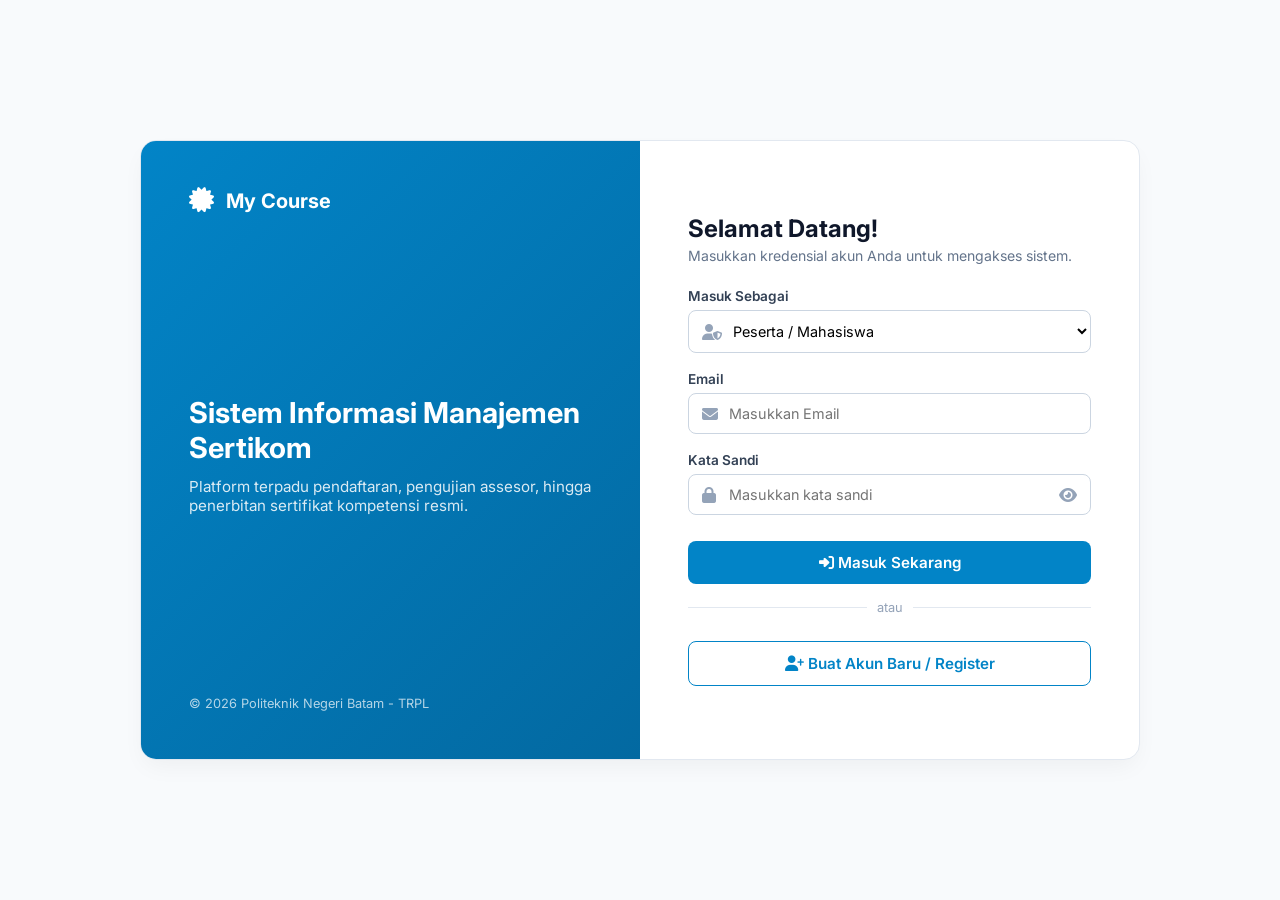
<file: index.html>
<!DOCTYPE html>
<html lang="id">
<head>
    <meta charset="UTF-8">
    <meta name="viewport" content="width=device-width, initial-scale=1.0">
    <title>Sistem Manajemen Sertikom</title>
    <link href="https://fonts.googleapis.com/css2?family=Inter:wght@300;400;500;600;700&display=swap" rel="stylesheet">
    <link rel="stylesheet" href="https://cdnjs.cloudflare.com/ajax/libs/font-awesome/6.4.0/css/all.min.css">
    <style>
        * { margin: 0; padding: 0; box-sizing: border-box; font-family: 'Inter', sans-serif; }
        body { background-color: #f8fafc; min-height: 100vh; display: flex; align-items: center; justify-content: center; }
        .login-wrapper { display: flex; width: 100%; max-width: 1000px; min-height: 620px; background: #fff; border-radius: 16px; box-shadow: 0 10px 25px -5px rgba(0,0,0,0.05); overflow: hidden; margin: 20px; border: 1px solid #e2e8f0; }
        .login-banner { flex: 1; background: linear-gradient(135deg, #0284c7 0%, #0369a1 100%); color: #fff; padding: 48px; display: flex; flex-direction: column; justify-content: space-between; }
        .brand-logo { display: flex; align-items: center; gap: 12px; font-size: 1.25rem; font-weight: 700; }
        .login-form-container { flex: 1; padding: 48px; display: flex; flex-direction: column; justify-content: center; overflow-y: auto; }
        .form-group { margin-bottom: 18px; display: flex; flex-direction: column; gap: 6px; }
        label { font-size: 0.85rem; font-weight: 600; color: #334155; }
        .input-icon-wrapper { position: relative; display: flex; align-items: center; }
        .input-icon-wrapper i.left-icon { position: absolute; left: 14px; color: #94a3b8; }
        .input-icon-wrapper i.toggle-password { position: absolute; right: 14px; color: #94a3b8; cursor: pointer; }
        input, select { width: 100%; padding: 11px 14px 11px 40px; border: 1px solid #cbd5e1; border-radius: 8px; font-size: 0.9rem; outline: none; background-color: #fff; }
        input:focus, select:focus { border-color: #0284c7; box-shadow: 0 0 0 3px #e0f2fe; }
        
        /* Style Tombol */
        .btn-primary { width: 100%; padding: 12px; background-color: #0284c7; color: #fff; border: none; border-radius: 8px; font-size: 0.95rem; font-weight: 600; cursor: pointer; transition: background-color 0.2s; }
        .btn-primary:hover { background-color: #0369a1; }
        
        .btn-outline { width: 100%; padding: 12px; background-color: transparent; color: #0284c7; border: 1px solid #0284c7; border-radius: 8px; font-size: 0.95rem; font-weight: 600; cursor: pointer; transition: all 0.2s; margin-top: 10px; }
        .btn-outline:hover { background-color: #f0f9ff; }

        .divider { display: flex; align-items: center; text-align: center; margin: 16px 0; color: #94a3b8; font-size: 0.8rem; }
        .divider::before, .divider::after { content: ''; flex: 1; border-bottom: 1px solid #e2e8f0; }
        .divider span { padding: 0 10px; }

        .switch-form-text { text-align: center; margin-top: 16px; font-size: 0.88rem; color: #64748b; }
        .switch-form-text a { color: #0284c7; font-weight: 600; text-decoration: none; cursor: pointer; }
        .switch-form-text a:hover { text-decoration: underline; }
        .hidden { display: none !important; }
        @media (max-width: 768px) { .login-banner { display: none; } .login-wrapper { max-width: 450px; } }
    </style>
</head>
<body>
    <div class="login-wrapper">
        <!-- Banner Left Side -->
        <div class="login-banner">
            <div class="brand-logo"><i class="fa-solid fa-certificate fa-lg"></i><span>My Course</span></div>
            <div>
                <h2 style="font-size: 1.8rem; font-weight: 700; margin-bottom: 12px;">Sistem Informasi Manajemen Sertikom</h2>
                <p style="font-size: 0.95rem; opacity: 0.85;">Platform terpadu pendaftaran, pengujian assesor, hingga penerbitan sertifikat kompetensi resmi.</p>
            </div>
            <div style="font-size: 0.8rem; opacity: 0.7;">&copy; 2026 Politeknik Negeri Batam - TRPL</div>
        </div>

        <!-- Right Side Form Container -->
        <div class="login-form-container">
            
            <!-- FORM LOGIN -->
            <div id="loginSection">
                <div style="margin-bottom: 24px;">
                    <h3 style="font-size: 1.5rem; font-weight: 700; color: #0f172a;">Selamat Datang!</h3>
                    <p style="font-size: 0.88rem; color: #64748b; margin-top: 4px;">Masukkan kredensial akun Anda untuk mengakses sistem.</p>
                </div>

                <form id="loginForm">
                    <div class="form-group">
                        <label for="roleSelect">Masuk Sebagai</label>
                        <div class="input-icon-wrapper">
                            <i class="fa-solid fa-user-shield left-icon"></i>
                            <select name="role" id="roleSelect" required>
                                <option value="peserta" selected>Peserta / Mahasiswa</option>
                                <option value="assesor">Assesor / Penguji</option>
                                <option value="operator">Operator / Admin Jurusan</option>
                            </select>
                        </div>
                    </div>


                    <div class="form-group">
                        <label for="Email">Email</label>
                        <div class="input-icon-wrapper">
                            <i class="fa-solid fa-envelope left-icon"></i>
                            <input type="email" id="username" name="username" placeholder="Masukkan Email" required autocomplete="off">
                        </div>
                    </div>

                    <div class="form-group">
                        <label for="password">Kata Sandi</label>
                        <div class="input-icon-wrapper">
                            <i class="fa-solid fa-lock left-icon"></i>
                            <input type="password" id="password" name="password" placeholder="Masukkan kata sandi" required>
                            <i class="fa-solid fa-eye toggle-password" onclick="togglePassword('password', this)"></i>
                        </div>
                    </div>

                    <!-- TOMBOL LOGIN UTAMA -->
                    <button type="submit" class="btn-primary" style="margin-top: 8px;">
                        <i class="fa-solid fa-right-to-bracket"></i> Masuk Sekarang
                    </button>
                </form>

                <div class="divider">
                    <span>atau</span>
                </div>

                <!-- TOMBOL REGISTER KHUSUS -->
                <button type="button" class="btn-outline" onclick="toggleForm('register')">
                    <i class="fa-solid fa-user-plus"></i> Buat Akun Baru / Register
                </button>
            </div>

            <!-- FORM REGISTRASI -->
            <div id="registerSection" class="hidden">
                <div style="margin-bottom: 24px;">
                    <h3 style="font-size: 1.5rem; font-weight: 700; color: #0f172a;">Pendaftaran Akun</h3>
                    <p style="font-size: 0.88rem; color: #64748b; margin-top: 4px;">Lengkapi data diri Anda untuk mendaftar ke sistem.</p>
                </div>

                <div class="form-group">
                        <label for="regRole">Daftar Sebagai</label>
                        <div class="input-icon-wrapper">
                            <i class="fa-solid fa-user-gear left-icon"></i>
                            <select name="regRole" id="regRole" required>
                                <option value="peserta" selected>Peserta / Mahasiswa</option>
                            </select>
                        </div>
                    </div>

                <form id="registerForm">
                    <div class="form-group">
                        <label for="regFullName">Nama Lengkap</label>
                        <div class="input-icon-wrapper">
                            <i class="fa-solid fa-user left-icon"></i>
                            <input type="text" id="regFullName" name="fullName" placeholder="Masukkan nama lengkap" required autocomplete="off">
                        </div>
                    </div>

                    <form id="registerForm">
                    <div class="form-group">
                        <label for="regFullName">NIM</label>
                        <div class="input-icon-wrapper">
                            <i class="fa-solid fa-user left-icon"></i>
                            <input type="number" id="regFullName" name="fullName" placeholder="Masukkan NIM" required autocomplete="off">
                        </div>
                    </div>

                    <form id="registerForm">
                    <div class="form-group">
                        <label for="regFullName">Nomor Telepon</label>
                        <div class="input-icon-wrapper">
                            <i class="fa-solid fa-user left-icon"></i>
                            <input type="number" id="regFullName" name="fullName" placeholder="Masukkan nama lengkap" required autocomplete="off">
                        </div>
                    </div>

                    <div class="form-group">
                        <label for="regEmail">Email</label>
                        <div class="input-icon-wrapper">
                            <i class="fa-solid fa-envelope left-icon"></i>
                            <input type="text" id="regEmail" name="email" placeholder="contoh@polibatam.ac.id" required autocomplete="off">
                        </div>
                    </div>


                    <div class="form-group">
                        <label for="regPassword">Kata Sandi</label>
                        <div class="input-icon-wrapper">
                            <i class="fa-solid fa-lock left-icon"></i>
                            <input type="password" id="regPassword" name="regPassword" placeholder="Minimal 6 karakter" required>
                            <i class="fa-solid fa-eye toggle-password" onclick="togglePassword('regPassword', this)"></i>
                        </div>
                    </div>

                    <button type="submit" class="btn-primary" style="margin-top: 8px;">
                        <i class="fa-solid fa-check-circle"></i> Selesaikan Pendaftaran
                    </button>
                </form>

                <p class="switch-form-text">
                    Sudah memiliki akun? <a onclick="toggleForm('login')">Kembali ke Login</a>
                </p>
            </div>

        </div>
    </div>

    <script>
        // Toggle Show/Hide Password
        function togglePassword(inputId, iconElement) {
            const input = document.getElementById(inputId);
            if (input.type === 'password') {
                input.type = 'text';
                iconElement.classList.replace('fa-eye', 'fa-eye-slash');
            } else {
                input.type = 'password';
                iconElement.classList.replace('fa-eye-slash', 'fa-eye');
            }
        }

        // Fungsi Beralih Antara Login dan Register
        function toggleForm(target) {
            const loginSection = document.getElementById('loginSection');
            const registerSection = document.getElementById('registerSection');

            if (target === 'register') {
                loginSection.classList.add('hidden');
                registerSection.classList.remove('hidden');
            } else {
                registerSection.classList.add('hidden');
                loginSection.classList.remove('hidden');
            }
        }

        // Handling Login Submit
        document.getElementById('loginForm').addEventListener('submit', function(e) {
            e.preventDefault(); 
            
            const role = document.getElementById('roleSelect').value;
            const username = document.getElementById('username').value;
            
            localStorage.setItem('userRole', role);
            localStorage.setItem('username', username);

            const dashboardMap = {
                'peserta': 'dashboard_peserta.html',
                'assesor': 'dashboard_assesor.html',
                'operator': 'dashboard_operator.html'
            };

            if (dashboardMap[role]) {
                window.location.href = dashboardMap[role];
            } else {
                alert('Role tidak valid!');
            }
        });

        // Handling Register Submit
        document.getElementById('registerForm').addEventListener('submit', function(e) {
            e.preventDefault();

            const fullName = document.getElementById('regFullName').value;
            const email = document.getElementById('regEmail').value;
            const role = document.getElementById('regRole').value;

            alert(`Pendaftaran berhasil!\nNama: ${fullName}\nRole: ${role}\n\nSilakan masuk menggunakan akun Anda.`);
            
            document.getElementById('roleSelect').value = role;
            document.getElementById('username').value = email;
            toggleForm('login');
        });
    </script>
</body>
</html>
</file>
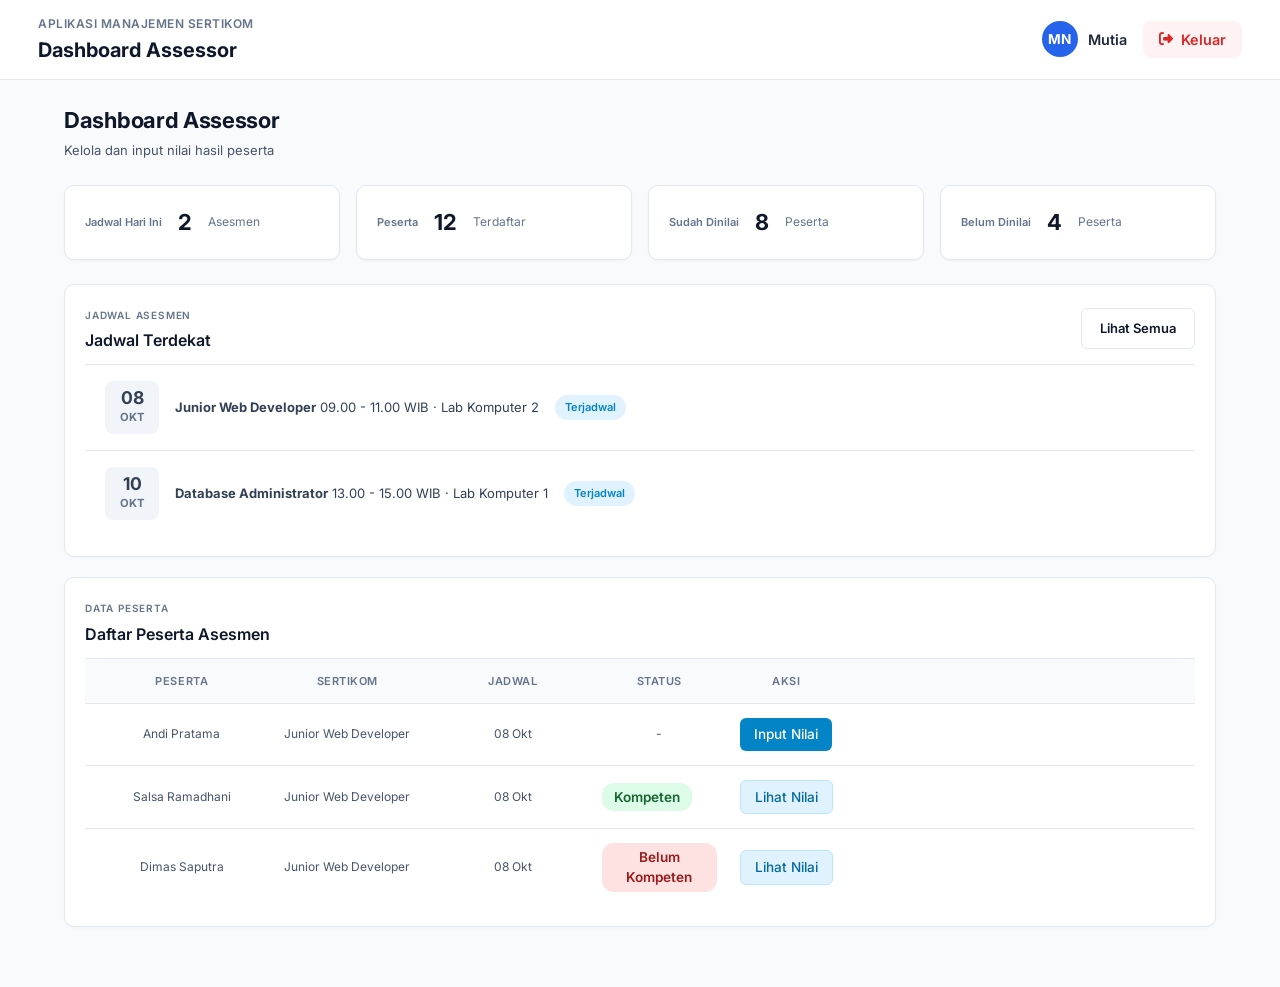
<file: dashboard_assesor.html>
<!DOCTYPE html>
<html lang="id">
<head>
    <meta charset="UTF-8">
    <meta name="viewport" content="width=device-width, initial-scale=1.0">
    <title>My Course - Dashboard Assessor</title>
    <link rel="stylesheet" href="style.css">
    <link rel="stylesheet" href="https://cdnjs.cloudflare.com/ajax/libs/font-awesome/6.4.0/css/all.min.css">
    <style>
        /* 1. RESET MARGIN & PADDING UNTUK HEADER FULL SIDES/TOP */
        * {
            box-sizing: border-box;
        }

        html, body {
            margin: 0 !important;
            padding: 0 !important;
            width: 100% !important;
        }

        body {
            display: block;
            background: #f8fafc;
        }

        /* Paksa pembungkus utama tidak memberikan jarak di bagian atas & samping header */
        .app, .main {
            padding-top: 0 !important;
            padding-left: 0 !important;
            padding-right: 0 !important;
            margin: 0 !important;
            width: 100% !important;
        }

        .main {
            min-height: 100vh;
            background: #f8fafc;
        }

        .topbar {
            min-height: 80px;
            margin: 0 !important;
            border-radius: 0 !important;
            width: 100% !important;
            padding: 14px clamp(16px, 3vw, 40px);
            gap: 16px;
        }

        @media (max-width: 650px) {
            .topbar {
                align-items: flex-start;
                flex-direction: column;
                padding-top: 14px;
                padding-bottom: 14px;
            }

            .top-right {
                width: 100%;
                justify-content: space-between;
            }
        }

        /* Memberikan jarak untuk isi halaman di bawah topbar agar tidak mepet ke pinggir layar */
        .page {
            padding: 20px 24px;
            display: none !important;
        }

        .page.active {
            display: block !important;
        }

        /* 2. PENYESUAIAN UKURAN TOMBOL TUTUP MODAL */
        .btn-modal-close {
            display: block;
            width: 100%;
            max-width: 120px; /* Batasi lebar maksimal tombol */
            margin: 20px auto 0 auto; /* Posisi di tengah */
            padding: 8px 16px;
            font-size: 14px;
            text-align: center;
        }

        /* Detail Nilai & Hasil Keputusan Berdampingan */
        .view-score-grid {
            display: grid;
            grid-template-columns: 1fr 1fr;
            gap: 16px;
            margin-bottom: 20px;
        }

        .detail-item {
            background-color: #f8fafc;
            border: 1px solid #e2e8f0;
            border-radius: 8px;
            padding: 14px 16px;
            display: flex;
            flex-direction: column;
            justify-content: center;
            align-items: flex-start;
        }

        .detail-item small {
            color: #64748b;
            font-size: 13px;
            font-weight: 500;
        }

        .detail-item strong {
            font-size: 24px;
            color: #0f172a;
            margin-top: 4px;
        }

        /* Tombol Tutup Memanjang di Bawah */
        .btn-full-close {
            width: 100% !important;
            max-width: 100% !important;
            padding: 10px;
            font-size: 14px;
            border-radius: 6px;
            cursor: pointer;
        }
    </style>
</head>
<body>

<div class="app">

    <!-- MAIN -->
    <main class="main">

        <!-- TOPBAR -->
        <header class="topbar" >
            <div>
                <span class="top-label">APLIKASI MANAJEMEN SERTIKOM</span>
                <h2 id="pageTitle">Dashboard Assessor</h2>
            </div>

            <div class="top-right">
                <div class="top-user">
                    <div class="avatar small">MN</div>
                    <span>Mutia</span>
                </div>
                <a href="index.html" class="btn-logout">
                    <i class="fa-solid fa-right-from-bracket"></i> Keluar
                </a>
            </div>
        </header>

        <!-- 1. DASHBOARD ASSESSOR (HALAMAN UTAMA) -->
        <section id="assessor" class="page active">
            <div class="page-head">
                <div>
                    <h1>Dashboard Assessor</h1>
                    <p>Kelola dan input nilai hasil peserta</p>
                </div>
            </div>

            <!-- RINGKASAN STATISTIK -->
            <div class="role-stats">
                <div class="role-stat">
                    <span>Jadwal Hari Ini</span>
                    <strong>2</strong>
                    <small>Asesmen</small>
                </div>
                <div class="role-stat">
                    <span>Peserta</span>
                    <strong>12</strong>
                    <small>Terdaftar</small>
                </div>
                <div class="role-stat">
                    <span>Sudah Dinilai</span>
                    <strong>8</strong>
                    <small>Peserta</small>
                </div>
                <div class="role-stat">
                    <span>Belum Dinilai</span>
                    <strong>4</strong>
                    <small>Peserta</small>
                </div>
            </div>

            <!-- JADWAL TERDEKAT -->
            <div class="card">
                <div class="card-head">
                    <div>
                        <span class="label">JADWAL ASESMEN</span>
                        <h3>Jadwal Terdekat</h3>
                    </div>
                    <button type="button" class="secondary" onclick="showPage('schedulePage')">Lihat Semua</button>
                </div>

                <div class="assessor-schedule">
                    <div class="schedule-row">
                        <div class="schedule-date"><b>08</b><small>OKT</small></div>
                        <div>
                            <b>Junior Web Developer</b>
                            <span>09.00 - 11.00 WIB · Lab Komputer 2</span>
                        </div>
                        <span class="status blue-status">Terjadwal</span>
                    </div>
                    <div class="schedule-row">
                        <div class="schedule-date"><b>10</b><small>OKT</small></div>
                        <div>
                            <b>Database Administrator</b>
                            <span>13.00 - 15.00 WIB · Lab Komputer 1</span>
                        </div>
                        <span class="status blue-status">Terjadwal</span>
                    </div>
                </div>
            </div>

            <!-- TABEL PESERTA -->
            <div class="card assessor-table-card">
                <div class="card-head">
                    <div>
                        <span class="label">DATA PESERTA</span>
                        <h3>Daftar Peserta Asesmen</h3>
                    </div>
                </div>
                <div class="simple-table">
                    <div class="simple-row table-title">
                        <span>Peserta</span>
                        <span>Sertikom</span>
                        <span>Jadwal</span>
                        <span>Status</span>
                        <span>Aksi</span>
                    </div>

                    <!-- Peserta 1 -->
                    <div class="simple-row">
                        <span>Andi Pratama</span>
                        <span>Junior Web Developer</span>
                        <span>08 Okt</span>
                        <span>-</span>
                        <div><button type="button" class="table-btn btn-action" onclick="openScoreForm('Andi Pratama')">Input Nilai</button></div>
                    </div>

                    <!-- Peserta 2 -->
                    <div class="simple-row">
                        <span>Salsa Ramadhani</span>
                        <span>Junior Web Developer</span>
                        <span>08 Okt</span>
                        <span class="status-badge kompeten">Kompeten</span>
                        <div><button type="button" class="table-btn btn-action btn-outline" onclick="openViewScore('Salsa Ramadhani', 'Kompeten', 85)">Lihat Nilai</button></div>
                    </div>

                    <!-- Peserta 3 -->
                    <div class="simple-row">
                        <span>Dimas Saputra</span>
                        <span>Junior Web Developer</span>
                        <span>08 Okt</span>
                        <span class="status-badge belum-kompeten">Belum Kompeten</span>
                        <div><button type="button" class="table-btn btn-action btn-outline" onclick="openViewScore('Dimas Saputra', 'Belum Kompeten', 60)">Lihat Nilai</button></div>
                    </div>
                </div>
            </div>

            <!-- MODAL 1: INPUT NILAI -->
            <div id="scorePanel" class="modal-panel">
                <div class="modal-card">
                    <div class="modal-head">
                        <div>
                            <span class="label">FORM PENILAIAN</span>
                            <h2 id="scoreStudent">Input Nilai Peserta</h2>
                        </div>
                        <button type="button" class="close-btn" onclick="closeScoreForm()">&times;</button>
                    </div>

                    <form class="modal-body" style="margin-top: 15px;">
                        <div class="form-group" style="margin-bottom: 15px;">
                            <label for="scoreTheory" style="display: block; margin-bottom: 5px; font-weight: 500;">Nilai Akhir</label>
                            <input id="scoreTheory" type="number" min="0" max="100" placeholder="0 - 100" style="width: 100%; padding: 8px; border-radius: 6px; border: 1px solid #cbd5e1;">
                        </div>

                        <div class="form-group" style="margin-bottom: 20px;">
                            <label for="scoreResult" style="display: block; margin-bottom: 5px; font-weight: 500;">Hasil</label>
                            <select id="scoreResult" style="width: 100%; padding: 8px; border-radius: 6px; border: 1px solid #cbd5e1;">
                                <option value="Kompeten">Kompeten</option>
                                <option value="Belum Kompeten">Belum Kompeten</option>
                            </select>
                        </div>

                        <button type="button" class="primary btn-modal-close" onclick="saveScore()">Simpan</button>
                    </form>
                </div>
            </div>

            <!-- MODAL 2: LIHAT NILAI -->
            <!-- MODAL 2: LIHAT NILAI -->
<div id="viewScorePanel" class="modal-panel">
    <div class="modal-card">
        <div class="modal-head">
            <div>
                <span class="label">HASIL PENILAIAN</span>
                <h2 id="viewStudentName">Detail Nilai Peserta</h2>
            </div>
            <button type="button" class="close-btn" onclick="closeViewScore()">&times;</button>
        </div>
        
        <div class="modal-body" style="margin-top: 15px;">
            <!-- Grid 2 kolom untuk Nilai Akhir & Hasil Keputusan -->
            <div class="view-score-grid">
                <div class="detail-item">
                    <small>Nilai Akhir</small>
                    <strong id="viewTheory">0</strong>
                </div>

                <div class="detail-item">
                    <small>Hasil Keputusan</small>
                    <div style="margin-top: 6px;">
                        <span id="viewResultBadge" class="status-badge">Kompeten</span>
                    </div>
                </div>
            </div>

            <!-- Tombol Tutup Memanjang Penuh di Bawah -->
            <button type="button" class="secondary btn-full-close" onclick="closeViewScore()">Tutup</button>
        </div>
    </div>
</div>
        </section>

        <!-- 2. HALAMAN DAFTAR JADWAL (TERSEMBUNYI SECARA DEFAULT) -->
        <section id="schedulePage" class="page">
            <div class="page-head" style="display: flex; justify-content: space-between; align-items: center; margin-bottom: 20px;">
                <div>
                    <span class="role-label assessor-label">ASSESSOR</span>
                    <h1>Daftar Semua Jadwal Asesmen</h1>
                    <p>Kelola dan lihat seluruh jadwal asesmen mendatang.</p>
                </div>
                <button type="button" class="secondary" onclick="showPage('assessor')">
                    <i class="fa-solid fa-arrow-left"></i> Kembali ke Dashboard
                </button>
            </div>

            <div class="card">
                <div class="assessor-schedule">
                    <div class="schedule-row" style="display: flex; align-items: center; justify-content: space-between; padding: 12px 0; border-bottom: 1px solid #e2e8f0;">
                        <div style="display: flex; align-items: center; gap: 16px;">
                            <div class="schedule-date"><b>08</b><small>OKT</small></div>
                            <div>
                                <b>Junior Web Developer</b>
                                <div><small style="color: #64748b;">09.00 - 11.00 WIB · Lab Komputer 2</small></div>
                            </div>
                        </div>
                        <span class="status blue-status">Terjadwal</span>
                    </div>

                    <div class="schedule-row" style="display: flex; align-items: center; justify-content: space-between; padding: 12px 0; border-bottom: 1px solid #e2e8f0;">
                        <div style="display: flex; align-items: center; gap: 16px;">
                            <div class="schedule-date"><b>10</b><small>OKT</small></div>
                            <div>
                                <b>Cyber Security Analyst</b>
                                <div><small style="color: #64748b;">13.00 - 15.00 WIB · Lab Komputer 1</small></div>
                            </div>
                        </div>
                        <span class="status blue-status">Terjadwal</span>
                    </div>

                    <div class="schedule-row" style="display: flex; align-items: center; justify-content: space-between; padding: 12px 0; border-bottom: 1px solid #e2e8f0;">
                        <div style="display: flex; align-items: center; gap: 16px;">
                            <div class="schedule-date"><b>11</b><small>OKT</small></div>
                            <div>
                                <b>Mobile Application Developer</b>
                                <div><small style="color: #64748b;">09.00 - 12.00 WIB · Lab Komputer 3</small></div>
                            </div>
                        </div>
                        <span class="status blue-status">Terjadwal</span>
                    </div>

                    <div class="schedule-row" style="display: flex; align-items: center; justify-content: space-between; padding: 12px 0; border-bottom: 1px solid #e2e8f0;">
                        <div style="display: flex; align-items: center; gap: 16px;">
                            <div class="schedule-date"><b>16</b><small>OKT</small></div>
                            <div>
                                <b>Network Engineer</b>
                                <div><small style="color: #64748b;">13.00 - 15.00 WIB · Lab Komputer 1</small></div>
                            </div>
                        </div>
                        <span class="status blue-status">Terjadwal</span>
                    </div>

                    <div class="schedule-row" style="display: flex; align-items: center; justify-content: space-between; padding: 12px 0; border-bottom: 1px solid #e2e8f0;">
                        <div style="display: flex; align-items: center; gap: 16px;">
                            <div class="schedule-date"><b>10</b><small>OKT</small></div>
                            <div>
                                <b>Data Analyst</b>
                                <div><small style="color: #64748b;">13.00 - 15.00 WIB · Lab Komputer 1</small></div>
                            </div>
                        </div>
                        <span class="status blue-status">Terjadwal</span>
                    </div>

                </div>
            </div>
        </section>

    </main>
</div>

<script>
    function showPage(pageId) {
        document.querySelectorAll('.page').forEach(page => {
            page.classList.remove('active');
        });

        const selectedPage = document.getElementById(pageId);
        if (selectedPage) {
            selectedPage.classList.add('active');
        }
    }

    function openScoreForm(studentName) {
        document.getElementById('scoreStudent').innerText = 'Nilai: ' + studentName;
        document.getElementById('scorePanel').classList.add('active');
    }

    function closeScoreForm() {
        document.getElementById('scorePanel').classList.remove('active');
    }

    function saveScore() {
        alert('Nilai berhasil disimpan!');
        closeScoreForm();
    }

    function openViewScore(name, result, score) {
        document.getElementById('viewStudentName').innerText = 'Detail Nilai: ' + name;
        document.getElementById('viewTheory').innerText = score;
        
        const badge = document.getElementById('viewResultBadge');
        badge.innerText = result;
        badge.className = 'status-badge ' + (result === 'Kompeten' ? 'kompeten' : 'belum-kompeten');
        
        document.getElementById('viewScorePanel').classList.add('active');
    }

    function closeViewScore() {
        document.getElementById('viewScorePanel').classList.remove('active');
    }
</script>

</body>
</html>
</file>
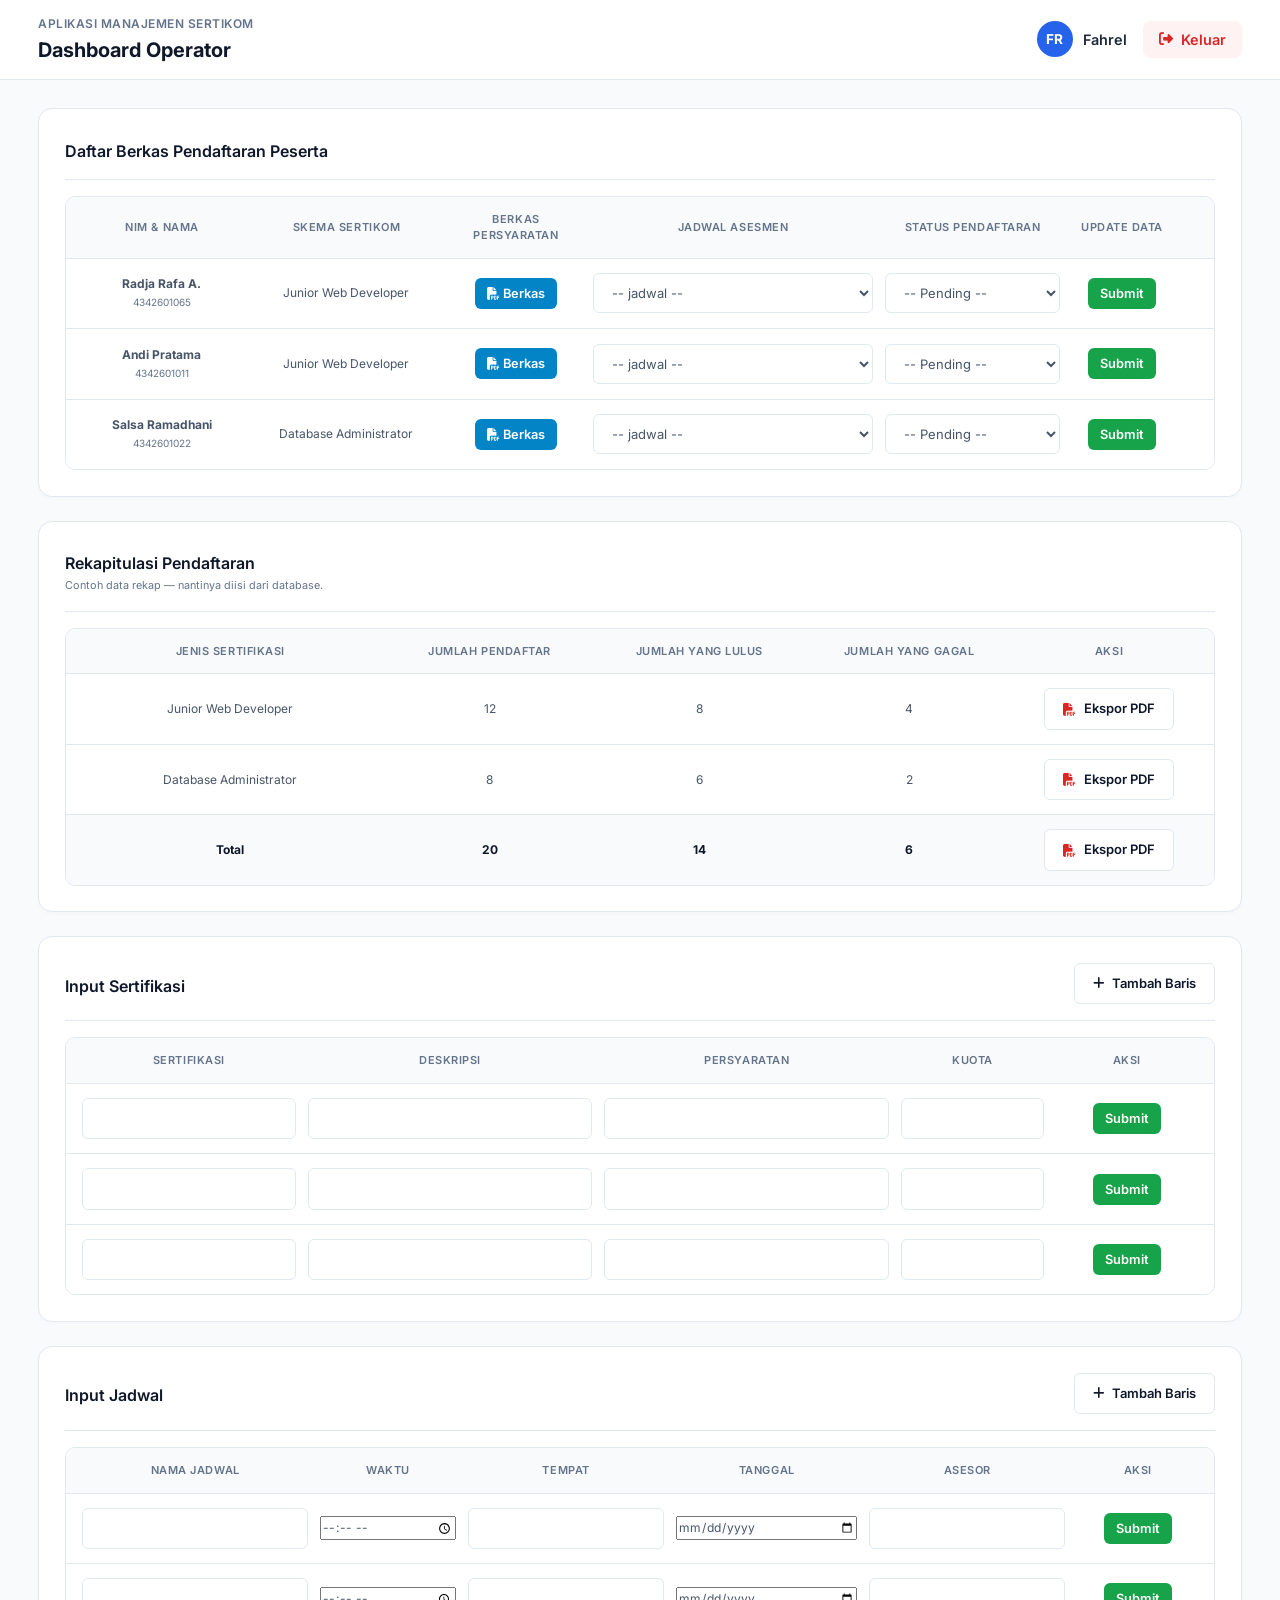
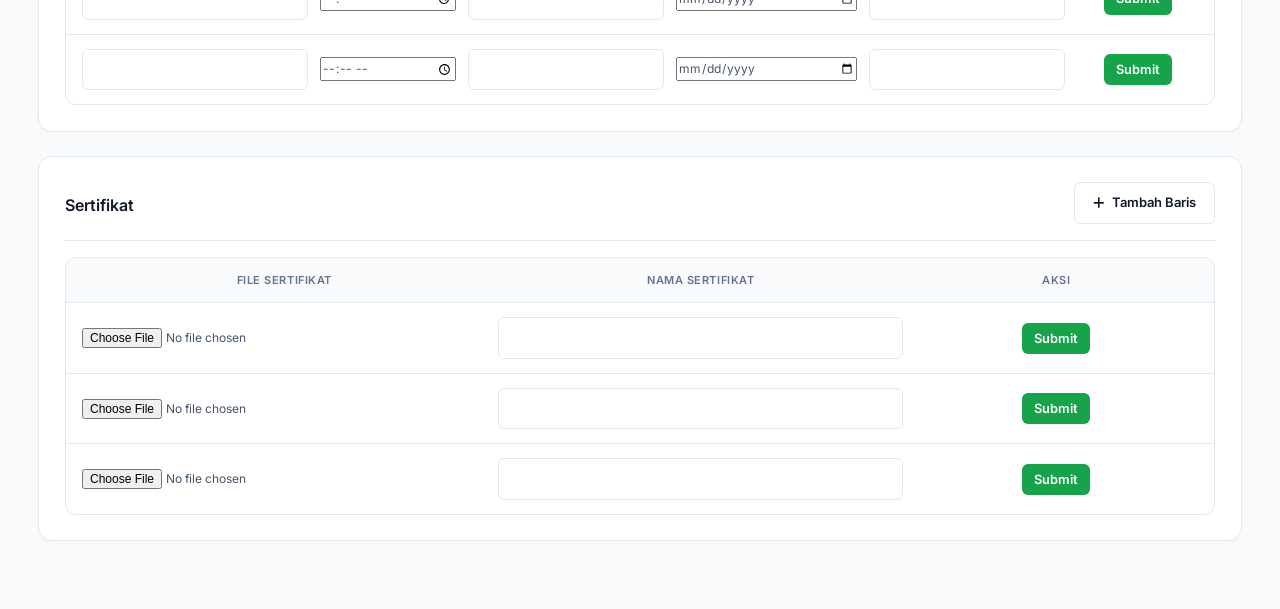
<file: dashboard_operator.html>
<!DOCTYPE html>
<html lang="id">

<head>
    <meta charset="UTF-8">
    <meta name="viewport" content="width=device-width, initial-scale=1.0">
    <link rel="stylesheet" href="style.css">
    <link rel="stylesheet" href="https://cdnjs.cloudflare.com/ajax/libs/font-awesome/6.4.0/css/all.min.css">
    <title>Dashboard Operator - Manajemen Sertikom</title>
    <style>
        * {
            box-sizing: border-box;
        }

        html,
        body {
            margin: 0 !important;
            padding: 0 !important;
            width: 100% !important;
        }

        .app,
        .main {
            padding-top: 0 !important;
            padding-left: 0 !important;
            padding-right: 0 !important;
            margin: 0 !important;
            width: 100% !important;
        }

        body {
            display: block;
            background: #f8fafc;
        }

        .main {
            min-height: 100vh;
            background: #f8fafc;
        }

        .topbar {
            min-height: 80px;
            margin: 0 !important;
            border-radius: 0 !important;
            width: 100% !important;
            padding: 14px clamp(16px, 3vw, 40px);
            gap: 16px;
        }

        #admin.operator-page {
            display: flex !important;
            flex-direction: column;
            gap: 24px;
            width: 100%;
            max-width: 1480px;
            margin: 0 auto !important;
            padding: 28px clamp(16px, 3vw, 40px) 48px;
        }

        #admin.operator-page .admin-table-card {
            width: 100%;
            margin: 0 !important;
            padding: clamp(18px, 2vw, 28px);
            border-radius: 14px;
        }

        #admin.operator-page .card-head {
            flex-wrap: wrap;
            padding-bottom: 16px;
            margin-bottom: 16px;
        }

        .card-actions {
            display: flex;
            flex-wrap: wrap;
            align-items: center;
            gap: 10px;
        }

        #admin.operator-page .simple-table {
            border: 1px solid #e2e8f0;
            border-radius: 10px;
            background: #fff;
            scrollbar-width: thin;
        }

        #admin.operator-page .simple-table.has-row-scroll {
            max-height: 420px;
            overflow: auto;
            overscroll-behavior: contain;
        }

        #admin.operator-page .simple-table.has-row-scroll .table-title {
            position: sticky;
            top: 0;
            z-index: 2;
        }

        #admin.operator-page .simple-row {
            gap: 12px;
            padding: 14px 16px;
        }

        #admin.operator-page .table-verifikasi .simple-row {
            grid-template-columns: 160px 185px 130px 280px 175px 100px 200px;
            min-width: 1122px;
            text-align: center;
        }

        #admin.operator-page .table-rekap .simple-row {
            grid-template-columns: minmax(180px, 1.5fr) repeat(3, minmax(150px, 1fr));
            min-width: 700px;
        }

        #admin.operator-page #table-rekap-pendaftaran .simple-row {
            grid-template-columns: minmax(180px, 1.5fr) repeat(3, minmax(150px, 1fr)) minmax(140px, .9fr);
            min-width: 850px;
        }

        #admin.operator-page .table-input-sertifikasi .simple-row {
            grid-template-columns: minmax(150px, 1.2fr) minmax(200px, 1.6fr) minmax(200px, 1.6fr) minmax(110px, .8fr) minmax(110px, .8fr);
            min-width: 900px;
        }

        #admin.operator-page .table-input-jadwal .simple-row {
            grid-template-columns: minmax(180px, 1.5fr) minmax(130px, .9fr) minmax(170px, 1.3fr) minmax(160px, 1.2fr) minmax(170px, 1.3fr) minmax(110px, .8fr);
            min-width: 980px;
        }

        #admin.operator-page .table-input-sertifikat .simple-row {
            grid-template-columns: minmax(220px, 1fr) minmax(220px, 1fr) minmax(110px, .7fr);
            min-width: 650px;
        }

        #admin.operator-page .simple-row>span,
        #admin.operator-page .simple-row>div {
            min-width: 0;
        }

        #admin.operator-page .rekap-total {
            background: #f8fafc;
            color: #0f172a;
            font-weight: 700;
        }

        #admin.operator-page .simple-row select,
        #admin.operator-page .simple-row input {
            min-width: 0;
            width: 100%;
        }

        #admin.operator-page .simple-row input[type="time"],
        #admin.operator-page .simple-row input[type="date"],
        #admin.operator-page .simple-row input[type="file"] {
            font: inherit;
            max-width: 100%;
        }

        #admin.operator-page .action-group {
            align-items: center;
        }

        #admin.operator-page .action-group button,
        #admin.operator-page .btn-secondary {
            white-space: nowrap;
            cursor: pointer;
        }

        @media (max-width: 650px) {
            .topbar {
                align-items: flex-start;
                flex-direction: column;
                padding-top: 14px;
                padding-bottom: 14px;
            }

            .top-right {
                width: 100%;
                justify-content: space-between;
            }

            #admin.operator-page {
                gap: 16px;
                padding-top: 18px;
            }

            #admin.operator-page .card-head {
                align-items: flex-start;
                flex-direction: column;
            }

            .card-actions {
                width: 100%;
            }

            .card-actions .btn-secondary {
                flex: 1;
            }
        }
    </style>
</head>

<body>

    <div class="app">
        <main class="main">
            <header class="topbar">
                <div>
                    <span class="top-label">APLIKASI MANAJEMEN SERTIKOM</span>
                    <h2 id="pageTitle">Dashboard Operator</h2>
                </div>

                <div class="top-right">
                    <div class="top-user">
                        <div class="avatar small">FR</div>
                        <span>Fahrel</span>
                    </div>
                    <a href="index.html" class="btn-logout">
                        <i class="fa-solid fa-right-from-bracket"></i> Keluar
                    </a>
                </div>
            </header>

            <section id="admin" class="page role-page operator-page active">

                <!-- TABEL VERIFIKASI BERKAS PESERTA -->
                <div class="card admin-table-card">
                    <div class="card-head">
                        <div>
                            <h3>Daftar Berkas Pendaftaran Peserta</h3>
                        </div>

                    </div>

                    <div class="simple-table table-verifikasi">
                        <div class="simple-row table-title">
                            <span>NIM & Nama</span>
                            <span>Skema Sertikom</span>
                            <span>Berkas Persyaratan</span>
                            <span>Jadwal Asesmen</span>
                            <span>Status Pendaftaran</span>
                            <span>Update Data</span>
                            <span>Aksi</span>
                        </div>

                        <div class="simple-row" id="row-1">
                            <div>
                                <b>Radja Rafa A.</b><br>
                                <small style="color:#64748b;">4342601065</small>
                            </div>
                            <span>Junior Web Developer</span>
                            <div class="action-group">
                                <button class="btn-action-view" onclick="previewFile('Berkas.pdf')"><i
                                        class="fa-solid fa-file-pdf"></i> Berkas</button>
                            </div>
                            <div>
                                <select>
                                    <option value="" disabled selected>-- jadwal --</option>
                                    <option value="Terdaftar">Junior Web Development : 10-10-2026 08:00 Lab Komputer A
                                    </option>
                                    <option value="ditolak"> Junior Web Development : 15-10-2026 09:00 Lab Komputer B
                                    </option>
                                </select>
                            </div>

                            <div class="action-group">
                                <select>
                                    <option value="" disabled selected>-- Pending --</option>
                                    <option value="Terdaftar">Terdaftar</option>
                                    <option value="ditolak"> ditolak </option>
                                </select>
                            </div>
                            <div class="action-group">
                                <button class="btn-action-approve" onclick="submitDataRow(this)">Submit</button>
                            </div>
                             <span><button class="btn-secondary" type="button" onclick="exportRekapRow(this)"><i
                                        class="fa-solid fa-file-pdf" style="color: #dc2626;"></i> Ekspor
                                    PDF</button></span>
                        </div>

                        <div class="simple-row" id="row-2">
                            <div>
                                <b>Andi Pratama</b><br>
                                <small style="color:#64748b;">4342601011</small>
                            </div>
                            <span>Junior Web Developer</span>
                            <div class="action-group">
                                <button class="btn-action-view" onclick="previewFile('Berkas.jpg')"><i
                                        class="fa-solid fa-file-pdf"></i> Berkas</button>
                            </div>
                            <div><select>
                                    <option value="" disabled selected>-- jadwal --</option>
                                    <option value="Terdaftar">Junior Web Development : 10-10-2026 08:00 Lab Komputer A
                                    </option>
                                    <option value="ditolak"> Junior Web Development : 15-10-2026 09:00 Lab Komputer B
                                    </option>
                                </select></div>
                            <div class="action-group">
                                <select>
                                    <option value="" disabled selected>-- Pending --</option>
                                    <option value="Terdaftar">Terdaftar</option>
                                    <option value="ditolak"> ditolak </option>
                                </select>
                            </div>
                            <div class="action-group">
                                <button class="btn-action-approve" onclick="submitDataRow(this)">Submit</button>
                            </div>
                             <span><button class="btn-secondary" type="button" onclick="exportRekapRow(this)"><i
                                        class="fa-solid fa-file-pdf" style="color: #dc2626;"></i> Ekspor
                                    PDF</button></span>
                        </div>

                        <div class="simple-row">
                            <div>
                                <b>Salsa Ramadhani</b><br>
                                <small style="color:#64748b;">4342601022</small>
                            </div>
                            <span>Database Administrator</span>
                            <div class="action-group">
                                <button class="btn-action-view" onclick="previewFile('Berkas.pdf')"><i
                                        class="fa-solid fa-file-pdf"></i> Berkas</button>
                            </div>
                            <div><select>
                                    <option value="" disabled selected>-- jadwal --</option>
                                    <option value="Terdaftar">Junior Web Development : 10-10-2026 08:00 Lab Komputer A
                                    </option>
                                    <option value="ditolak"> Junior Web Development : 15-10-2026 09:00 Lab Komputer B
                                    </option>
                                </select>
                            </div>

                            <div class="action-group" value>
                                <select>
                                    <option value="" disabled selected>-- Pending --</option>
                                    <option value="Terdaftar">Terdaftar</option>
                                    <option value="ditolak"> ditolak </option>
                                </select>
                            </div>
                            <div class="action-group">
                                <button class="btn-action-approve" onclick="submitDataRow(this)">Submit</button>
                            </div>
                             <span><button class="btn-secondary" type="button" onclick="exportRekapRow(this)"><i
                                        class="fa-solid fa-file-pdf" style="color: #dc2626;"></i> Ekspor
                                    PDF</button></span>
                        </div>
                    </div>
                </div>

                <!-- REKAP JUMLAH DAN DAFTAR PESERTA -->
                <div class="card admin-table-card">
                    <div class="card-head">
                        <div>
                            <h3>Rekapitulasi Pendaftaran</h3>
                            <small style="color:#64748b;">Contoh data rekap — nantinya diisi dari database.</small>
                        </div>
                    </div>

                    <div class="simple-table table-rekap" id="table-rekap-pendaftaran">
                        <div class="simple-row table-title">
                            <span>Jenis sertifikasi</span>
                            <span>Jumlah Pendaftar</span>
                            <span>Jumlah Yang Lulus</span>
                            <span>Jumlah Yang Gagal</span>
                            <span>Aksi</span>
                        </div>
                        <div class="simple-row" data-example="true">
                            <span>Junior Web Developer</span>
                            <span>12</span>
                            <span>8</span>
                            <span>4</span>
                            <span><button class="btn-secondary" type="button" onclick="exportRekapRow(this)"><i
                                        class="fa-solid fa-file-pdf" style="color: #dc2626;"></i> Ekspor
                                    PDF</button></span>
                        </div>
                        <div class="simple-row" data-example="true">
                            <span>Database Administrator</span>
                            <span>8</span>
                            <span>6</span>
                            <span>2</span>
                            <span><button class="btn-secondary" type="button" onclick="exportRekapRow(this)"><i
                                        class="fa-solid fa-file-pdf" style="color: #dc2626;"></i> Ekspor
                                    PDF</button></span>
                        </div>
                        <div class="simple-row rekap-total" data-example="true">
                            <span>Total</span>
                            <span>20</span>
                            <span>14</span>
                            <span>6</span>
                            <span><button class="btn-secondary" type="button" onclick="exportRekapRow(this)"><i
                                        class="fa-solid fa-file-pdf" style="color: #dc2626;"></i> Ekspor
                                    PDF</button></span>
                        </div>
                    </div>
                </div>

                <!-- ini tabel input sertifikasi -->

                <div class="card admin-table-card">
                    <div class="card-head">
                        <div>
                            <h3>Input Sertifikasi</h3>
                        </div>
                        <div class="card-actions">
                            <button class="btn-secondary" type="button" onclick="addDataRow('sertifikasi')">
                                <i class="fa-solid fa-plus"></i> Tambah Baris
                            </button>
                        </div>
                    </div>

                    <div class="simple-table table-rekap table-input-sertifikasi" id="table-sertifikasi">
                        <div class="simple-row table-title">
                            <span>Sertifikasi</span>
                            <span>Deskripsi</span>
                            <span>Persyaratan</span>
                            <span>Kuota</span>
                            <span>Aksi</span>
                        </div>

                        <div class="simple-row">
                            <span><input type="text" aria-label="Sertifikasi"></span>
                            <span><input type="text" aria-label="Deskripsi"></span>
                            <span><input type="text" aria-label="Persyaratan"></span>
                            <span><input type="number" aria-label="Kuota" min="0"></span>
                            <span><button class="btn-action-approve" type="button"
                                    onclick="submitDataRow(this)">Submit</button></span>
                        </div>

                        <div class="simple-row">
                            <span><input type="text" aria-label="Sertifikasi"></span>
                            <span><input type="text" aria-label="Deskripsi"></span>
                            <span><input type="text" aria-label="Persyaratan"></span>
                            <span><input type="number" aria-label="Kuota" min="0"></span>
                            <span><button class="btn-action-approve" type="button"
                                    onclick="submitDataRow(this)">Submit</button></span>
                        </div>

                        <div class="simple-row">
                            <span><input type="text" aria-label="Sertifikasi"></span>
                            <span><input type="text" aria-label="Deskripsi"></span>
                            <span><input type="text" aria-label="Persyaratan"></span>
                            <span><input type="number" aria-label="Kuota" min="0"></span>
                            <span><button class="btn-action-approve" type="button"
                                    onclick="submitDataRow(this)">Submit</button></span>
                        </div>

                    </div>
                </div>

                <!-- ini tabel input jadwal -->

                <div class="card admin-table-card">
                    <div class="card-head">
                        <div>
                            <h3>Input Jadwal</h3>
                        </div>
                        <div class="card-actions">
                            <button class="btn-secondary" type="button" onclick="addDataRow('jadwal')">
                                <i class="fa-solid fa-plus"></i> Tambah Baris
                            </button>
                        </div>
                    </div>

                    <div class="simple-table table-rekap table-input-jadwal" id="table-jadwal">
                        <div class="simple-row table-title">
                            <span>Nama Jadwal</span>
                            <span>Waktu</span>
                            <span>Tempat</span>
                            <span>Tanggal</span>
                            <span>Asesor</span>
                            <span>Aksi</span>
                        </div>

                        <div class="simple-row">
                            <span><input type="text" aria-label="Nama Jadwal"></span>
                            <span><input type="time" aria-label="Waktu"></span>
                            <span><input type="text" aria-label="Tempat"></span>
                            <span><input type="date" aria-label="Tanggal"></span>
                            <span><input type="text" aria-label="Asesor"></span>
                            <span><button class="btn-action-approve" type="button"
                                    onclick="submitDataRow(this)">Submit</button></span>
                        </div>

                        <div class="simple-row">
                            <span><input type="text" aria-label="Nama Jadwal"></span>
                            <span><input type="time" aria-label="Waktu"></span>
                            <span><input type="text" aria-label="Tempat"></span>
                            <span><input type="date" aria-label="Tanggal"></span>
                            <span><input type="text" aria-label="Asesor"></span>
                            <span><button class="btn-action-approve" type="button"
                                    onclick="submitDataRow(this)">Submit</button></span>
                        </div>

                        <div class="simple-row">
                            <span><input type="text" aria-label="Nama Jadwal"></span>
                            <span><input type="time" aria-label="Waktu"></span>
                            <span><input type="text" aria-label="Tempat"></span>
                            <span><input type="date" aria-label="Tanggal"></span>
                            <span><input type="text" aria-label="Asesor"></span>
                            <span><button class="btn-action-approve" type="button"
                                    onclick="submitDataRow(this)">Submit</button></span>
                        </div>

                    </div>
                </div>

                <!-- ini tabel input sertifikasi -->

                <div class="card admin-table-card">
                    <div class="card-head">
                        <div>
                            <h3>Sertifikat</h3>
                        </div>
                        <div class="card-actions">
                            <button class="btn-secondary" type="button" onclick="addDataRow('sertifikat')">
                                <i class="fa-solid fa-plus"></i> Tambah Baris
                            </button>
                        </div>
                    </div>

                    <div class="simple-table table-rekap table-input-sertifikat" id="table-sertifikat">
                        <div class="simple-row table-title">
                            <span>File Sertifikat</span>
                            <span>Nama Sertifikat</span>
                            <span>Aksi</span>
                        </div>
                        <div class="simple-row">
                            <span><input type="file" aria-label="File Sertifikat" accept=".pdf,.jpg,.jpeg,.png"></span>
                            <span><input type="text" aria-label="Nama Sertifikat"></span>
                            <span><button class="btn-action-approve" type="button"
                                    onclick="submitDataRow(this)">Submit</button></span>
                        </div>

                        <div class="simple-row">
                            <span><input type="file" aria-label="File Sertifikat" accept=".pdf,.jpg,.jpeg,.png"></span>
                            <span><input type="text" aria-label="Nama Sertifikat"></span>
                            <span><button class="btn-action-approve" type="button"
                                    onclick="submitDataRow(this)">Submit</button></span>
                        </div>

                        <div class="simple-row">
                            <span><input type="file" aria-label="File Sertifikat" accept=".pdf,.jpg,.jpeg,.png"></span>
                            <span><input type="text" aria-label="Nama Sertifikat"></span>
                            <span><button class="btn-action-approve" type="button"
                                    onclick="submitDataRow(this)">Submit</button></span>
                        </div>

                    </div>
                </div>
            </section>
        </main>
    </div>

    <script src="dashboard_operator.js"></script>
</body>

</html>
</file>
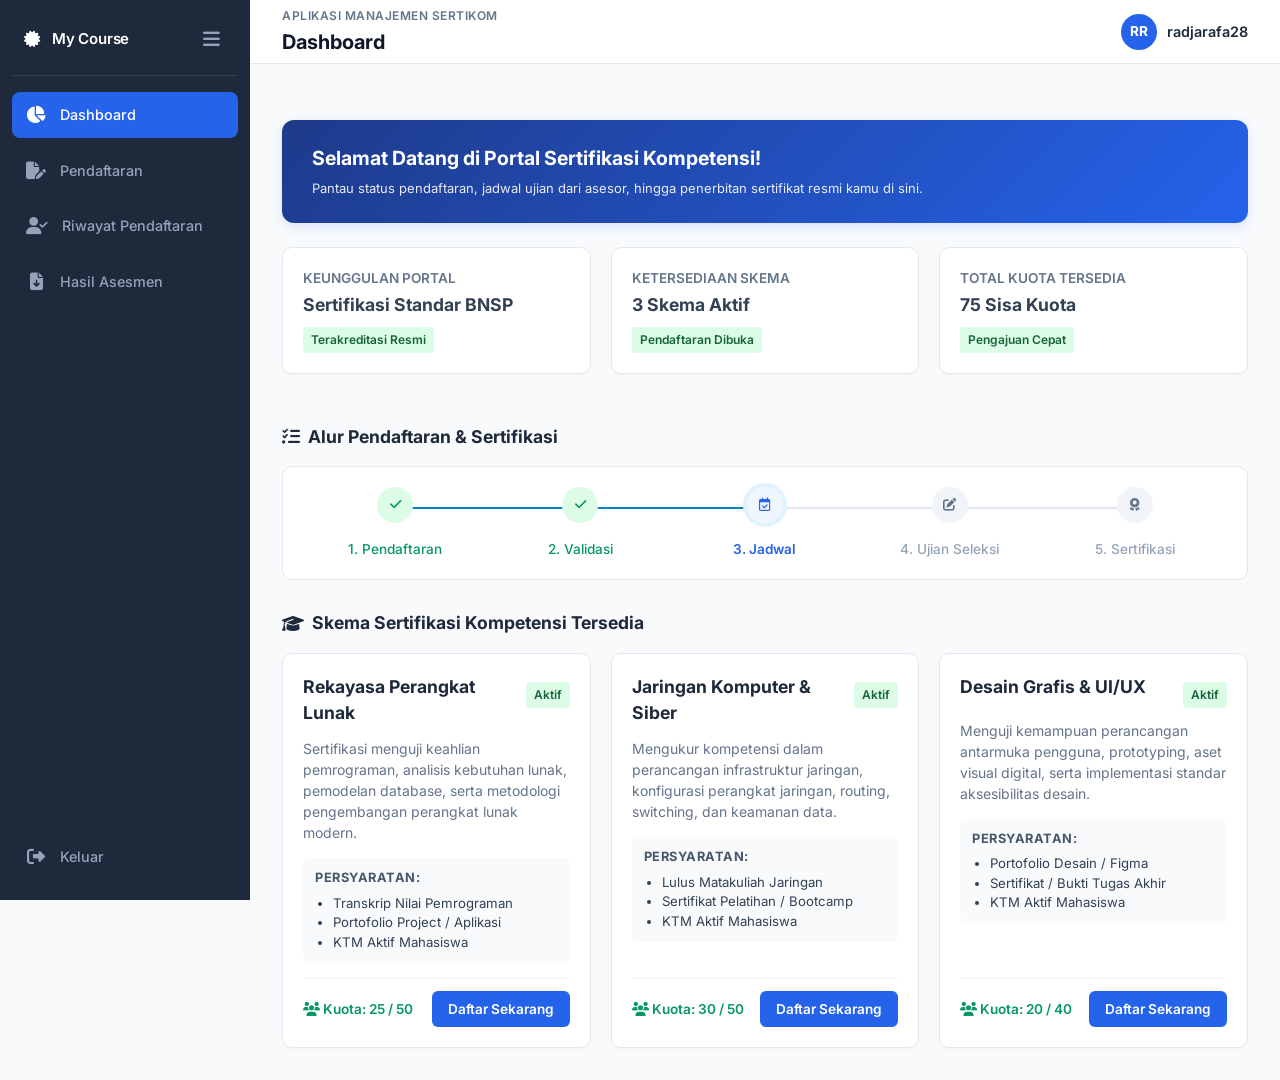
<file: dashboard_peserta.html>
<!DOCTYPE html>
<html lang="id">
<head>
    <meta charset="UTF-8">
    <meta name="viewport" content="width=device-width, initial-scale=1.0">
    <title>Dashboard Peserta - Manajemen Sertikom</title>
    <link href="https://fonts.googleapis.com/css2?family=Inter:wght@300;400;500;600;700&display=swap" rel="stylesheet">
    <link rel="stylesheet" href="https://cdnjs.cloudflare.com/ajax/libs/font-awesome/6.4.0/css/all.min.css">
    <link rel="stylesheet" href="style.css">
    <style>
        .scheme-grid {
            display: grid;
            grid-template-columns: repeat(auto-fit, minmax(300px, 1fr));
            gap: 20px;
            margin-top: 15px;
        }

        .scheme-card {
            background: #ffffff;
            border-radius: 10px;
            border: 1px solid #e2e8f0;
            padding: 20px;
            display: flex;
            flex-direction: column;
            justify-content: space-between;
            box-shadow: 0 2px 4px rgba(0,0,0,0.02);
            transition: transform 0.2s, box-shadow 0.2s;
        }

        .scheme-card:hover {
            transform: translateY(-3px);
            box-shadow: 0 4px 12px rgba(0,0,0,0.08);
        }

        .scheme-header {
            display: flex;
            justify-content: space-between;
            align-items: flex-start;
            margin-bottom: 12px;
        }

        .scheme-title {
            font-size: 1.1rem;
            font-weight: 700;
            color: #1e293b;
        }

        .scheme-desc {
            font-size: 0.875rem;
            color: #64748b;
            margin-bottom: 15px;
            line-height: 1.5;
        }

        .scheme-requirements {
            background-color: #f8fafc;
            border-radius: 6px;
            padding: 10px 12px;
            margin-bottom: 15px;
        }

        .scheme-requirements h5 {
            margin: 0 0 6px 0;
            font-size: 0.8rem;
            color: #475569;
            text-transform: uppercase;
            letter-spacing: 0.5px;
        }

        .scheme-requirements ul {
            margin: 0;
            padding-left: 18px;
            font-size: 0.825rem;
            color: #334155;
        }

        .scheme-footer {
            display: flex;
            justify-content: space-between;
            align-items: center;
            margin-top: auto;
            padding-top: 12px;
            border-top: 1px solid #f1f5f9;
        }

        .quota-info {
            font-size: 0.85rem;
            color: #059669;
            font-weight: 600;
        }

        .btn-apply {
            background-color: #2563eb;
            color: #ffffff;
            border: none;
            padding: 8px 16px;
            border-radius: 6px;
            font-size: 0.85rem;
            font-weight: 600;
            cursor: pointer;
            transition: background-color 0.2s;
        }

        .btn-apply:hover {
            background-color: #1d4ed8;
        }
    </style>
</head>
<body>

    <div id="sidebar-container"></div>

    <div class="main-content">
        <header class="topbar">
            <div>
                <span class="top-label">APLIKASI MANAJEMEN SERTIKOM</span>
                <h2 id="pageTitle">Dashboard</h2>
            </div>
            <div class="top-right">
                <div class="top-user">
                    <div class="avatar small">RR</div>
                    <span>radjarafa28</span>
                </div>
            </div>
        </header>

        <div class="container">
            <div class="welcome-card">
                <h2>Selamat Datang di Portal Sertifikasi Kompetensi!</h2>
                <p style="margin-top: 6px; opacity: 0.9;">Pantau status pendaftaran, jadwal ujian dari asesor, hingga penerbitan sertifikat resmi kamu di sini.</p>
            </div>

            <!-- Ringkasan Informasi -->
            <div class="stats-grid">
                <div class="card">
                    <div style="font-size:0.85rem; color:#64748b; font-weight:600;">KEUNGGULAN PORTAL</div>
                    <div style="font-size:1.1rem; font-weight:700; margin-top:4px;">Sertifikasi Standar BNSP</div>
                    <span class="badge badge-success">Terakreditasi Resmi</span>
                </div>
                <div class="card">
                    <div style="font-size:0.85rem; color:#64748b; font-weight:600;">KETERSEDIAAN SKEMA</div>
                    <div style="font-size:1.1rem; font-weight:700; margin-top:4px;">3 Skema Aktif</div>
                    <span class="badge badge-success">Pendaftaran Dibuka</span>
                </div>
                <div class="card">
                    <div style="font-size:0.85rem; color:#64748b; font-weight:600;">TOTAL KUOTA TERSEDIA</div>
                    <div style="font-size:1.1rem; font-weight:700; margin-top:4px;">75 Sisa Kuota</div>
                    <span class="badge badge-success">Pengajuan Cepat</span>
                </div>
            </div>

            <!-- Alur Pendaftaran & Sertifikasi -->
            <h3 class="section-title"><i class="fa-solid fa-list-check"></i> Alur Pendaftaran & Sertifikasi</h3>
            <div class="stepper">
                <div class="step completed">
                    <div class="step-icon"><i class="fa-solid fa-check"></i></div>
                    <div style="font-size:0.85rem;">1. Pendaftaran</div>
                </div>
                <div class="step completed">
                    <div class="step-icon"><i class="fa-solid fa-check"></i></div>
                    <div style="font-size:0.85rem;">2. Validasi</div>
                </div>
                <div class="step active">
                    <div class="step-icon"><i class="fa-regular fa-calendar-check"></i></div>
                    <div style="font-size:0.85rem;">3. Jadwal</div>
                </div>
                <div class="step">
                    <div class="step-icon"><i class="fa-solid fa-pen-to-square"></i></div>
                    <div style="font-size:0.85rem;">4. Ujian Seleksi</div>
                </div>
                <div class="step">
                    <div class="step-icon"><i class="fa-solid fa-award"></i></div>
                    <div style="font-size:0.85rem;">5. Sertifikasi</div>
                </div>
            </div>

            <!-- Daftar Jenis Sertikom yang Tersedia -->
            <h3 class="section-title" style="margin-top: 30px;"><i class="fa-solid fa-graduation-cap"></i> Skema Sertifikasi Kompetensi Tersedia</h3>
            <div class="scheme-grid">
                
                <!-- Card 1 -->
                <div class="scheme-card">
                    <div>
                        <div class="scheme-header">
                            <div class="scheme-title">Rekayasa Perangkat Lunak</div>
                            <span class="badge badge-success">Aktif</span>
                        </div>
                        <div class="scheme-desc">
                            Sertifikasi menguji keahlian pemrograman, analisis kebutuhan lunak, pemodelan database, serta metodologi pengembangan perangkat lunak modern.
                        </div>
                        <div class="scheme-requirements">
                            <h5>Persyaratan:</h5>
                            <ul>
                                <li>Transkrip Nilai Pemrograman</li>
                                <li>Portofolio Project / Aplikasi</li>
                                <li>KTM Aktif Mahasiswa</li>
                            </ul>
                        </div>
                    </div>
                    <div class="scheme-footer">
                        <div class="quota-info"><i class="fa-solid fa-users"></i> Kuota: 25 / 50</div>
                        <button class="btn-apply">Daftar Sekarang</button>
                    </div>
                </div>

                <!-- Card 2 -->
                <div class="scheme-card">
                    <div>
                        <div class="scheme-header">
                            <div class="scheme-title">Jaringan Komputer & Siber</div>
                            <span class="badge badge-success">Aktif</span>
                        </div>
                        <div class="scheme-desc">
                            Mengukur kompetensi dalam perancangan infrastruktur jaringan, konfigurasi perangkat jaringan, routing, switching, dan keamanan data.
                        </div>
                        <div class="scheme-requirements">
                            <h5>Persyaratan:</h5>
                            <ul>
                                <li>Lulus Matakuliah Jaringan</li>
                                <li>Sertifikat Pelatihan / Bootcamp</li>
                                <li>KTM Aktif Mahasiswa</li>
                            </ul>
                        </div>
                    </div>
                    <div class="scheme-footer">
                        <div class="quota-info"><i class="fa-solid fa-users"></i> Kuota: 30 / 50</div>
                        <button class="btn-apply">Daftar Sekarang</button>
                    </div>
                </div>

                <!-- Card 3 -->
                <div class="scheme-card">
                    <div>
                        <div class="scheme-header">
                            <div class="scheme-title">Desain Grafis & UI/UX</div>
                            <span class="badge badge-success">Aktif</span>
                        </div>
                        <div class="scheme-desc">
                            Menguji kemampuan perancangan antarmuka pengguna, prototyping, aset visual digital, serta implementasi standar aksesibilitas desain.
                        </div>
                        <div class="scheme-requirements">
                            <h5>Persyaratan:</h5>
                            <ul>
                                <li>Portofolio Desain / Figma</li>
                                <li>Sertifikat / Bukti Tugas Akhir</li>
                                <li>KTM Aktif Mahasiswa</li>
                            </ul>
                        </div>
                    </div>
                    <div class="scheme-footer">
                        <div class="quota-info"><i class="fa-solid fa-users"></i> Kuota: 20 / 40</div>
                        <button class="btn-apply">Daftar Sekarang</button>
                    </div>
                </div>

            </div>
        </div>
    </div>

    <script>
        fetch('sidebar.html')
            .then(res => res.text())
            .then(data => {
                document.getElementById('sidebar-container').innerHTML = data;
                
                // Tandai menu aktif
                const activeMenu = document.getElementById('menu-dashboard');
                if (activeMenu) activeMenu.classList.add('active');

                // Jalankan toggle sidebar
                initSidebarToggle();
            });

        function initSidebarToggle() {
            const sidebar = document.getElementById('sidebar');
            const toggleBtn = document.getElementById('sidebar-toggle');

            if (toggleBtn && sidebar) {
                toggleBtn.addEventListener('click', function() {
                    sidebar.classList.toggle('collapsed');
                    document.body.classList.toggle('sidebar-collapsed');
                });
            }
        }
    </script>
</body>
</html>
</file>
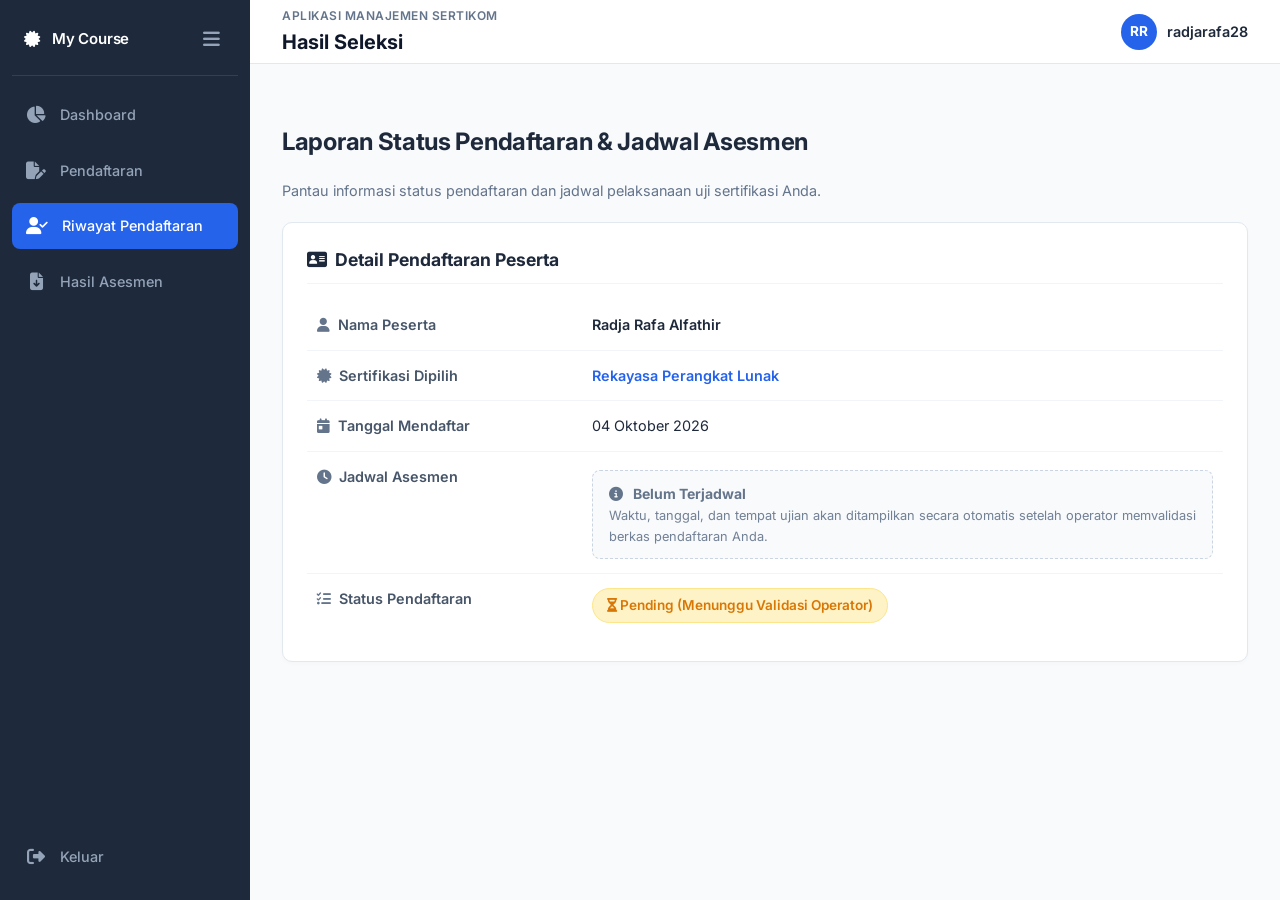
<file: hasil_seleksi.html>
<!DOCTYPE html>
<html lang="id">
<head>
    <meta charset="UTF-8">
    <meta name="viewport" content="width=device-width, initial-scale=1.0">
    <title>Hasil Seleksi - Manajemen Sertikom</title>
    <link href="https://fonts.googleapis.com/css2?family=Inter:wght@300;400;500;600;700&display=swap" rel="stylesheet">
    <link rel="stylesheet" href="https://cdnjs.cloudflare.com/ajax/libs/font-awesome/6.4.0/css/all.min.css">
    <link rel="stylesheet" href="style.css">
    <style>
        .info-card {
            background: #ffffff;
            border-radius: 10px;
            border: 1px solid #e2e8f0;
            padding: 24px;
            box-shadow: 0 2px 4px rgba(0,0,0,0.02);
            margin-bottom: 20px;
        }

        .data-table {
            width: 100%;
            border-collapse: collapse;
        }

        .data-table tr {
            border-bottom: 1px solid #f1f5f9;
        }

        .data-table tr:last-child {
            border-bottom: none;
        }

        .data-table td {
            padding: 14px 10px;
            vertical-align: top;
            font-size: 0.9rem;
        }

        .label-col {
            width: 30%;
            font-weight: 600;
            color: #475569;
        }

        .value-col {
            width: 70%;
            color: #1e293b;
        }

        /* Status Badges */
        .badge-status {
            display: inline-block;
            padding: 6px 14px;
            border-radius: 20px;
            font-size: 0.85rem;
            font-weight: 600;
        }

        .badge-pending {
            background-color: #fef3c7;
            color: #d97706;
            border: 1px solid #fde68a;
        }

        .badge-terdaftar {
            background-color: #dcfce7;
            color: #15803d;
            border: 1px solid #bbf7d0;
        }

        .badge-gagal {
            background-color: #fee2e2;
            color: #dc2626;
            border: 1px solid #fecaca;
        }

        .schedule-box {
            background-color: #f8fafc;
            border: 1px dashed #cbd5e1;
            border-radius: 8px;
            padding: 12px 16px;
            margin-top: 4px;
            font-size: 0.875rem;
            color: #64748b;
        }

        .schedule-active {
            background-color: #f0fdf4;
            border: 1px solid #bbf7d0;
            color: #166534;
        }
    </style>
</head>
<body>

    <div id="sidebar-container"></div>

    <div class="main-content">
        <header class="topbar">
            <div>
                <span class="top-label">APLIKASI MANAJEMEN SERTIKOM</span>
                <h2 id="pageTitle">Hasil Seleksi</h2>
            </div>
            <div class="top-right">
                <div class="top-user">
                    <div class="avatar small">RR</div>
                    <span>radjarafa28</span>
                </div>
            </div>
        </header>

        <div class="container">
            <div class="page-header" style="margin-bottom: 20px;">
                <h2 style="font-size: 1.5rem; font-weight: 700; color: #1e293b;">Laporan Status Pendaftaran & Jadwal Asesmen</h2>
                <p style="color: #64748b; font-size: 0.9rem; margin-top: 4px;">Pantau informasi status pendaftaran dan jadwal pelaksanaan uji sertifikasi Anda.</p>
            </div>

            <!-- Kartu Data Pendaftaran & Jadwal -->
            <div class="info-card">
                <h3 class="section-title" style="font-size: 1.1rem; margin-bottom: 16px; color: #1e293b; border-bottom: 1px solid #f1f5f9; padding-bottom: 10px;">
                    <i class="fa-solid fa-address-card"></i> Detail Pendaftaran Peserta
                </h3>
                
                <table class="data-table">
                    <tr>
                        <td class="label-col"><i class="fa-solid fa-user" style="margin-right: 8px; color: #64748b;"></i>Nama Peserta</td>
                        <td class="value-col" style="font-weight: 600;">Radja Rafa Alfathir</td>
                    </tr>
                    <tr>
                        <td class="label-col"><i class="fa-solid fa-certificate" style="margin-right: 8px; color: #64748b;"></i>Sertifikasi Dipilih</td>
                        <td class="value-col" style="font-weight: 600; color: #2563eb;">Rekayasa Perangkat Lunak</td>
                    </tr>
                    <tr>
                        <td class="label-col"><i class="fa-solid fa-calendar-day" style="margin-right: 8px; color: #64748b;"></i>Tanggal Mendaftar</td>
                        <td class="value-col">04 Oktober 2026</td>
                    </tr>
                    <tr>
                        <td class="label-col"><i class="fa-solid fa-clock" style="margin-right: 8px; color: #64748b;"></i>Jadwal Asesmen</td>
                        <td class="value-col">
                            <!-- Kondisi Default: Belum Terjadwal (Muncul setelah operator memvalidasi) -->
                            <div class="schedule-box">
                                <i class="fa-solid fa-circle-info" style="margin-right: 6px;"></i> 
                                <strong>Belum Terjadwal</strong> <br>
                                <span style="font-size:0.8rem; opacity:0.9;">Waktu, tanggal, dan tempat ujian akan ditampilkan secara otomatis setelah operator memvalidasi berkas pendaftaran Anda.</span>
                            </div>

                            <!-- Contoh Tampilan Jika Sudah Terjadwal (Opsional untuk testing/demo):
                            <div class="schedule-box schedule-active">
                                <p style="margin:2px 0;"><strong>Tanggal:</strong> 15 Oktober 2026</p>
                                <p style="margin:2px 0;"><strong>Waktu:</strong> 09.00 - 12.00 WIB</p>
                                <p style="margin:2px 0;"><strong>Tempat:</strong> Lab Komputer Gedung Utama R.302</p>
                            </div> 
                            -->
                        </td>
                    </tr>
                    <tr>
                        <td class="label-col"><i class="fa-solid fa-list-check" style="margin-right: 8px; color: #64748b;"></i>Status Pendaftaran</td>
                        <td class="value-col">
                            <!-- Pilihan Status: Pending, Terdaftar, atau Gagal -->
                            <span class="badge-status badge-pending">
                                <i class="fa-solid fa-hourglass-half"></i> Pending (Menunggu Validasi Operator)
                            </span>

                            <!--
                            <span class="badge-status badge-terdaftar">
                                <i class="fa-solid fa-circle-check"></i> Terdaftar (Divalidasi)
                            </span>

                            <span class="badge-status badge-gagal">
                                <i class="fa-solid fa-circle-xmark"></i> Gagal Validation
                            </span>
                            -->
                        </td>
                    </tr>
                </table>
            </div>

        </div>
    </div>

    <script>
     fetch('sidebar.html')
    .then(res => res.text())
    .then(data => {
        document.getElementById('sidebar-container').innerHTML = data;
        
        // Tandai menu aktif hasil seleksi
        const activeMenu = document.getElementById('menu-hasil');
        if (activeMenu) activeMenu.classList.add('active');

        initSidebarToggle();
    });

function initSidebarToggle() {
    const sidebar = document.getElementById('sidebar');
    const toggleBtn = document.getElementById('sidebar-toggle');

    if (toggleBtn && sidebar) {
        toggleBtn.addEventListener('click', function() {
            sidebar.classList.toggle('collapsed');
            document.body.classList.toggle('sidebar-collapsed');
        });
    }
}
    </script>
</body>
</html>
</file>
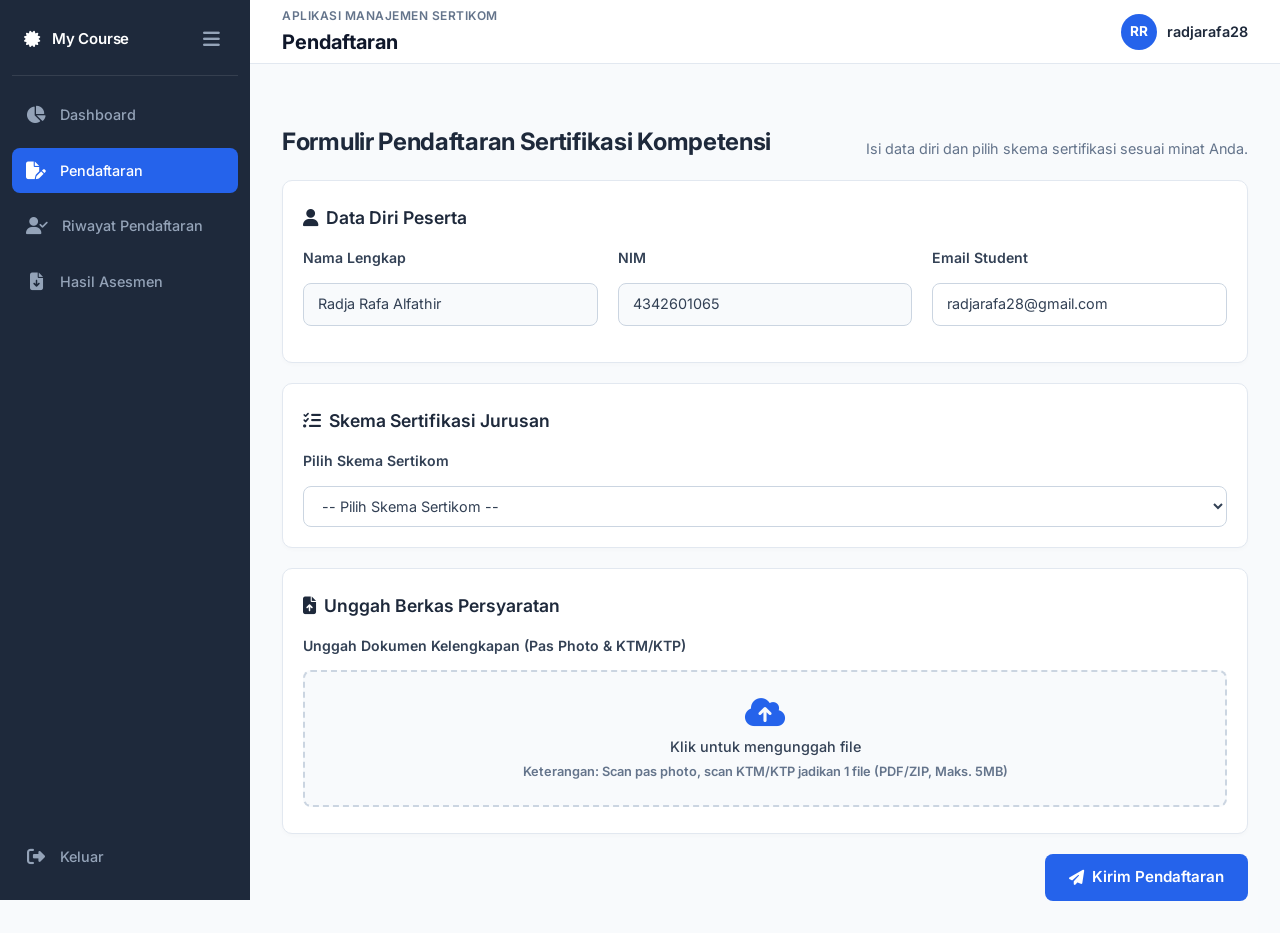
<file: pendaftaran_sertikom.html>
<!DOCTYPE html>
<html lang="id">
<head>
    <meta charset="UTF-8">
    <meta name="viewport" content="width=device-width, initial-scale=1.0">
    <title>Pendaftaran Sertikom - Manajemen Sertikom</title>
    <link href="https://fonts.googleapis.com/css2?family=Inter:wght@300;400;500;600;700&display=swap" rel="stylesheet">
    <link rel="stylesheet" href="https://cdnjs.cloudflare.com/ajax/libs/font-awesome/6.4.0/css/all.min.css">
    <link rel="stylesheet" href="style.css">
    <style>
        .form-grid { display: grid; grid-template-columns: repeat(auto-fit, minmax(280px, 1fr)); gap: 20px; }
        .form-group { display: flex; flex-direction: column; gap: 8px; margin-bottom: 16px; }
        label { font-size: 0.88rem; font-weight: 600; color: #334155; }
        input[type="text"], input[type="email"], select { width: 100%; padding: 10px 14px; border: 1px solid #cbd5e1; border-radius: 8px; font-size: 0.9rem; outline: none; }
        
        /* Area Upload Berkas Single */
        .file-upload-box { 
            border: 2px dashed #cbd5e1; 
            padding: 24px; 
            border-radius: 8px; 
            text-align: center; 
            background-color: #f8fafc; 
            cursor: pointer; 
            display: block;
            transition: border-color 0.2s, background-color 0.2s;
        }
        .file-upload-box:hover {
            border-color: #2563eb;
            background-color: #f0f6ff;
        }
        .file-upload-box input[type="file"] { display: none; }
        
        /* Styling Tombol Submit dengan Background */
        .btn-submit {
            background-color: #2563eb;
            color: #ffffff;
            border: none;
            padding: 12px 24px;
            border-radius: 8px;
            font-size: 0.95rem;
            font-weight: 600;
            cursor: pointer;
            display: inline-flex;
            align-items: center;
            gap: 8px;
            transition: background-color 0.2s, transform 0.1s;
        }
        .btn-submit:hover {
            background-color: #1d4ed8;
        }
        .btn-submit:active {
            transform: scale(0.98);
        }

        /* Alert Warning */
        .alert-box { padding: 12px 16px; border-radius: 8px; margin-bottom: 20px; font-size: 0.9rem; display: flex; align-items: center; gap: 10px; }
        .alert-warning { background-color: #fef3c7; color: #92400e; border: 1px solid #fde68a; }
        .hidden { display: none !important; }
    </style>    
</head>
<body>

    <div id="sidebar-container"></div>

    <div class="main-content">
        <header class="topbar">
            <div>
                <span class="top-label">APLIKASI MANAJEMEN SERTIKOM</span>
                <h2 id="pageTitle">Pendaftaran</h2>
            </div>
            <div class="top-right">
                <div class="top-user">
                    <div class="avatar small">RR</div>
                    <span>radjarafa28</span>
                </div>
            </div>
        </header>

        <div class="container">
            <div class="page-header" style="margin-bottom: 20px;">
                <h2 style="font-size: 1.5rem; font-weight: 700; color: #1e293b;">Formulir Pendaftaran Sertifikasi Kompetensi</h2>
                <p style="color: #64748b; font-size: 0.9rem; margin-top: 4px;">Isi data diri dan pilih skema sertifikasi sesuai minat Anda.</p>
            </div>

            <!-- Alert Peringatan Kuota Habis -->
            <div id="quotaAlert" class="alert-box alert-warning hidden">
                <i class="fa-solid fa-triangle-exclamation fa-lg"></i>
                <span><strong>Peringatan:</strong> Kuota untuk skema yang dipilih telah habis! Pendaftaran tidak dapat dilanjutkan.</span>
            </div>

            <form id="registrationForm" onsubmit="handleFormSubmit(event)">
                <!-- Data Diri -->
                <div class="card" style="background:#fff; padding:20px; border-radius:10px; border:1px solid #e2e8f0; margin-bottom:20px;">
                    <h3 class="section-title" style="font-size:1.1rem; margin-bottom:16px; color:#1e293b;"><i class="fa-solid fa-user"></i> Data Diri Peserta</h3>
                    <div class="form-grid">
                        <div class="form-group">
                            <label>Nama Lengkap</label>
                            <input type="text" value="Radja Rafa Alfathir" readonly style="background-color:#f8fafc;">
                        </div>
                        <div class="form-group">
                            <label>NIM</label>
                            <input type="text" value="4342601065" readonly style="background-color:#f8fafc;">
                        </div>
                        <div class="form-group">
                            <label>Email Student</label>
                            <input type="email" value="radjarafa28@gmail.com" required>
                        </div>
                    </div>
                </div>

                <!-- Skema Sertifikasi -->
                <div class="card" style="background:#fff; padding:20px; border-radius:10px; border:1px solid #e2e8f0; margin-bottom:20px;">
                    <h3 class="section-title" style="font-size:1.1rem; margin-bottom:16px; color:#1e293b;"><i class="fa-solid fa-list-check"></i> Skema Sertifikasi Jurusan</h3>
                    <div class="form-group" style="margin-bottom:0;">
                        <label for="schemeSelect">Pilih Skema Sertikom</label>
                        <select id="schemeSelect" onchange="checkQuota()" required>
                            <option value="" disabled selected>-- Pilih Skema Sertikom --</option>
                            <option value="web" data-quota="12">Junior Web Developer (Sisa Kuota: 12)</option>
                            <option value="net" data-quota="0">Network Engineer (Sisa Kuota: 0 - Penuh)</option>
                            <option value="data" data-quota="8">Data Analyst (Sisa Kuota: 8)</option>
                            <option value="cyber" data-quota="5">Cyber Security Analyst (Sisa Kuota: 5)</option>
                            <option value="mobile" data-quota="15">Mobile Application Developer (Sisa Kuota: 15)</option>
                        </select>
                    </div>
                </div>

                <!-- Upload Berkas Persyaratan (Single Box) -->
                <div class="card" style="background:#fff; padding:20px; border-radius:10px; border:1px solid #e2e8f0; margin-bottom:20px;">
                    <h3 class="section-title" style="font-size:1.1rem; margin-bottom:16px; color:#1e293b;"><i class="fa-solid fa-file-arrow-up"></i> Unggah Berkas Persyaratan</h3>
                    <div class="form-group" style="margin-bottom:0;">
                        <label>Unggah Dokumen Kelengkapan (Pas Photo & KTM/KTP)</label>
                        <label class="file-upload-box">
                            <input type="file" id="documentUpload" accept=".pdf,.zip,.rar" onchange="updateFileName(this)" required>
                            <i class="fa-solid fa-cloud-arrow-up" style="font-size: 2rem; color: #2563eb; margin-bottom: 8px;"></i>
                            <div id="fileUploadText" style="font-size: 0.9rem; color: #334155; font-weight: 500;">
                                Klik untuk mengunggah file
                            </div>
                            <div style="font-size: 0.8rem; color: #64748b; margin-top: 4px;">
                                Keterangan: Scan pas photo, scan KTM/KTP jadikan 1 file (PDF/ZIP, Maks. 5MB)
                            </div>
                        </label>
                    </div>
                </div>

                <!-- Tombol Submit -->
                <div style="display:flex; justify-content:flex-end; margin-top:20px;">
                    <button type="submit" id="submitBtn" class="btn-submit">
                        <i class="fa-solid fa-paper-plane"></i> Kirim Pendaftaran
                    </button>
                </div>
            </form>
        </div>
    </div>

    <script>
        fetch('sidebar.html').then(res => res.text()).then(data => {
            document.getElementById('sidebar-container').innerHTML = data;
            document.getElementById('menu-pendaftaran').classList.add('active');
        });

        // Validasi Kuota
        function checkQuota() {
            const select = document.getElementById('schemeSelect');
            const selectedOption = select.options[select.selectedIndex];
            const quota = parseInt(selectedOption.getAttribute('data-quota') || '0');
            const alertBox = document.getElementById('quotaAlert');
            const submitBtn = document.getElementById('submitBtn');

            if (quota <= 0) {
                alertBox.classList.remove('hidden');
                submitBtn.disabled = true;
                submitBtn.style.opacity = '0.5';
                submitBtn.style.cursor = 'not-allowed';
            } else {
                alertBox.classList.add('hidden');
                submitBtn.disabled = false;
                submitBtn.style.opacity = '1';
                submitBtn.style.cursor = 'pointer';
            }
        }

        // Tampilkan nama file saat file dipilih
        function updateFileName(input) {
            const textElement = document.getElementById('fileUploadText');
            if (input.files && input.files[0]) {
                textElement.innerHTML = `<strong style="color:#2563eb;">File terpilih:</strong> ${input.files[0].name}`;
            } else {
                textElement.innerText = "Klik untuk mengunggah file";
            }
        }

        // Handle Submit Form
        function handleFormSubmit(e) {
            e.preventDefault();
            const select = document.getElementById('schemeSelect');
            const quota = parseInt(select.options[select.selectedIndex].getAttribute('data-quota') || '0');

            if (quota <= 0) {
                alert("Pendaftaran gagal: Kuota skema ini sudah habis.");
                return;
            }

            alert("Pendaftaran berhasil disimpan ke sistem!");
            window.location.href = "dashboard_peserta.html";
        }

        // Fetch elemen sidebar
    fetch('sidebar.html')
        .then(res => res.text())
        .then(data => {
            // 1. Masukkan HTML sidebar ke dalam container
            document.getElementById('sidebar-container').innerHTML = data;
            
            // 2. Tandai menu yang aktif (sesuaikan ID menu dengan halaman masing-masing)
            const activeMenu = document.getElementById('menu-pendaftaran'); // contoh untuk pendaftaran
            if (activeMenu) activeMenu.classList.add('active');

            // 3. Jalankan ulang event listener untuk tombol toggle sidebar
            initSidebarToggle();
        });

    // Fungsi untuk mengaktifkan tombol Buka/Tutup Sidebar
    function initSidebarToggle() {
        const sidebar = document.getElementById('sidebar');
        const toggleBtn = document.getElementById('sidebar-toggle');

        if (toggleBtn && sidebar) {
            toggleBtn.addEventListener('click', function() {
                sidebar.classList.toggle('collapsed');
                document.body.classList.toggle('sidebar-collapsed');
            });
        }
    }
    </script>
</body>
</html>
</file>
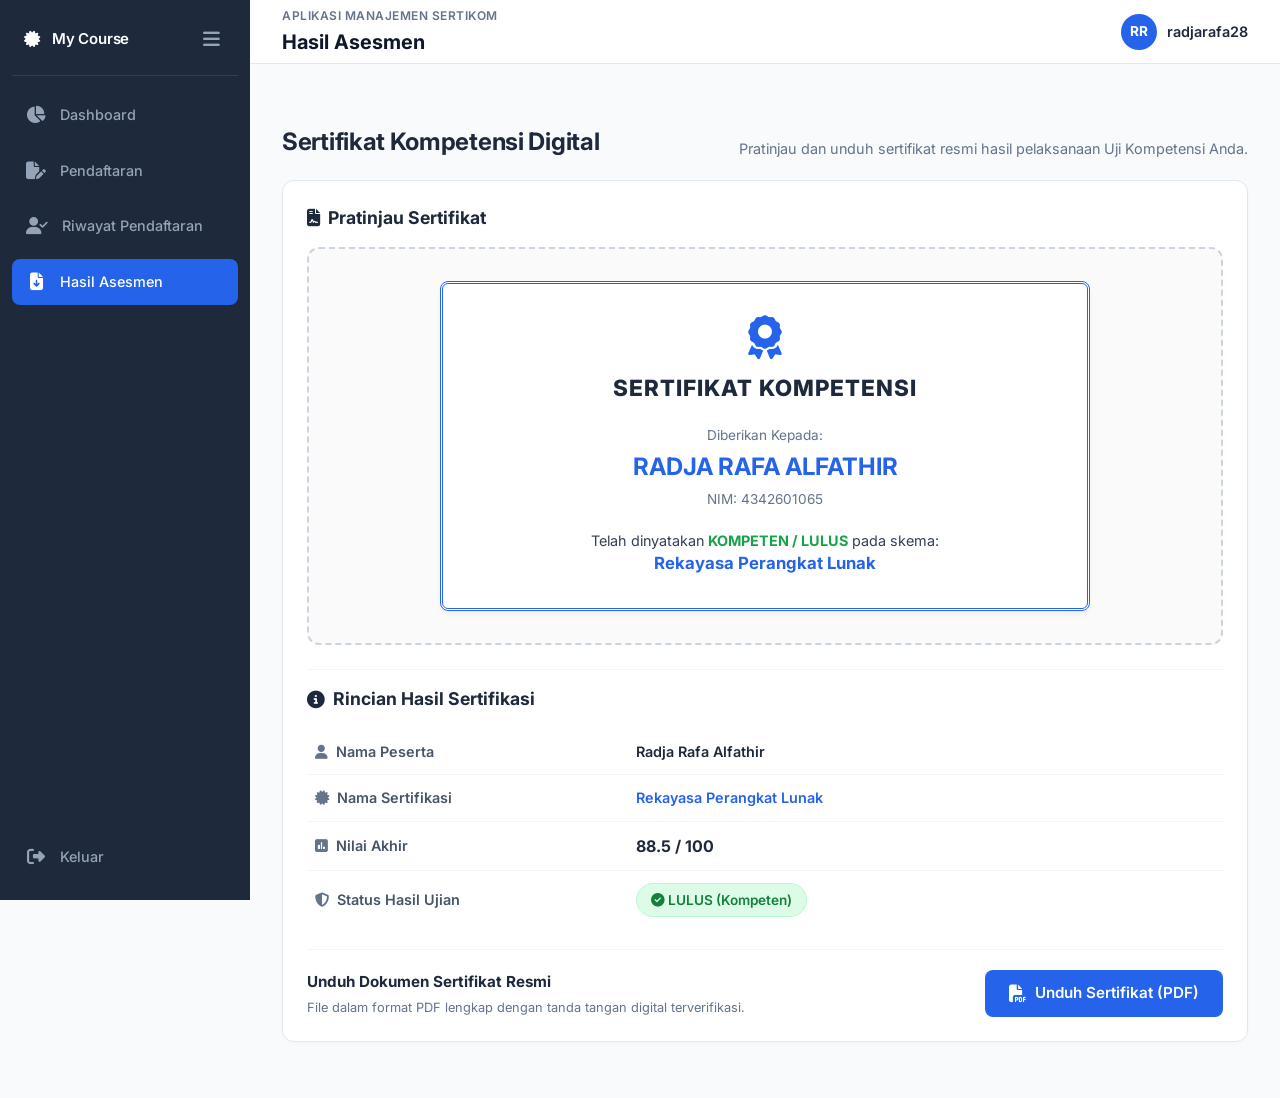
<file: sertifikat_saya.html>
<!DOCTYPE html>
<html lang="id">
<head>
    <meta charset="UTF-8">
    <meta name="viewport" content="width=device-width, initial-scale=1.0">
    <title>Sertifikat Saya - Manajemen Sertikom</title>
    <link href="https://fonts.googleapis.com/css2?family=Inter:wght@300;400;500;600;700&display=swap" rel="stylesheet">
    <link rel="stylesheet" href="https://cdnjs.cloudflare.com/ajax/libs/font-awesome/6.4.0/css/all.min.css">
    <link rel="stylesheet" href="style.css">
    <style>
        .cert-card {
            background: #ffffff;
            border-radius: 12px;
            border: 1px solid #e2e8f0;
            padding: 24px;
            box-shadow: 0 2px 4px rgba(0,0,0,0.02);
            margin-bottom: 24px;
        }

        /* Tampilan Pratinjau Sertifikat (Lulus) */
        .cert-preview-container {
            border: 2px dashed #cbd5e1;
            border-radius: 12px;
            padding: 32px 20px;
            background: #fafafa;
            text-align: center;
            margin-bottom: 24px;
        }

        .cert-border-inner {
            border: 3px double #2563eb;
            padding: 32px 24px;
            border-radius: 8px;
            background: #ffffff;
            max-width: 650px;
            margin: 0 auto;
            box-shadow: 0 4px 6px -1px rgba(0,0,0,0.05);
        }

        /* Tampilan Sertifikat Tidak Tersedia (Gagal) */
        .cert-unavailable-box {
            border: 2px dashed #fca5a5;
            background-color: #fef2f2;
            border-radius: 12px;
            padding: 40px 20px;
            text-align: center;
            color: #991b1b;
            margin-bottom: 24px;
        }

        .data-table {
            width: 100%;
            border-collapse: collapse;
            margin-bottom: 20px;
        }

        .data-table tr {
            border-bottom: 1px solid #f1f5f9;
        }

        .data-table tr:last-child {
            border-bottom: none;
        }

        .data-table td {
            padding: 12px 8px;
            font-size: 0.9rem;
            vertical-align: middle;
        }

        .label-col {
            width: 35%;
            font-weight: 600;
            color: #475569;
        }

        .value-col {
            width: 65%;
            color: #1e293b;
        }

        .badge-status {
            display: inline-block;
            padding: 6px 14px;
            border-radius: 20px;
            font-size: 0.85rem;
            font-weight: 600;
        }

        .badge-lulus {
            background-color: #dcfce7;
            color: #15803d;
            border: 1px solid #bbf7d0;
        }

        .badge-gagal {
            background-color: #fee2e2;
            color: #dc2626;
            border: 1px solid #fecaca;
        }

        .btn-download {
            background-color: #2563eb;
            color: #ffffff;
            border: none;
            padding: 12px 24px;
            border-radius: 8px;
            font-size: 0.95rem;
            font-weight: 600;
            cursor: pointer;
            display: inline-flex;
            align-items: center;
            gap: 8px;
            text-decoration: none;
            transition: background-color 0.2s;
        }

        .btn-download:hover {
            background-color: #1d4ed8;
        }

        .btn-disabled {
            background-color: #94a3b8 !important;
            cursor: not-allowed !important;
            opacity: 0.7;
        }
    </style>
</head>
<body>

    <div id="sidebar-container"></div>

    <div class="main-content">
        <header class="topbar">
            <div>
                <span class="top-label">APLIKASI MANAJEMEN SERTIKOM</span>
                <h2 id="pageTitle">Hasil Asesmen</h2>
            </div>
            <div class="top-right">
                <div class="top-user">
                    <div class="avatar small">RR</div>
                    <span>radjarafa28</span>
                </div>
            </div>
        </header>

        <div class="container">
            <div class="page-header" style="margin-bottom: 20px;">
                <h2 style="font-size: 1.5rem; font-weight: 700; color: #1e293b;">Sertifikat Kompetensi Digital</h2>
                <p style="color: #64748b; font-size: 0.9rem; margin-top: 4px;">Pratinjau dan unduh sertifikat resmi hasil pelaksanaan Uji Kompetensi Anda.</p>
            </div>

            <!-- Kartu Utama 1 Kolom -->
            <div class="cert-card">
                
                <!-- 1. PRATINJAU SERTIFIKAT -->
                <h3 class="section-title" style="font-size: 1.1rem; margin-bottom: 16px; color: #1e293b;">
                    <i class="fa-solid fa-file-contract"></i> Pratinjau Sertifikat
                </h3>

                <!-- Kondisi A: LULUS (Tampilkan Sertifikat) -->
                <div id="previewSuccess" class="cert-preview-container">
                    <div class="cert-border-inner">
                        <i class="fa-solid fa-award" style="font-size: 2.8rem; color: #2563eb; margin-bottom: 10px;"></i>
                        <h3 style="font-size: 1.4rem; font-weight: 800; color: #1e293b; letter-spacing: 1px;">SERTIFIKAT KOMPETENSI</h3>
                        <div style="margin: 20px 0;">
                            <p style="font-size: 0.85rem; color: #64748b; margin-bottom: 4px;">Diberikan Kepada:</p>
                            <h2 style="font-size: 1.5rem; color: #2563eb; margin: 0; font-weight: 700;">RADJA RAFA ALFATHIR</h2>
                            <p style="font-size: 0.85rem; color: #64748b; margin-top: 4px;">NIM: 4342601065</p>
                        </div>
                        <p style="font-size: 0.9rem; color: #334155; line-height: 1.5;">
                            Telah dinyatakan <strong style="color: #16a34a;">KOMPETEN / LULUS</strong> pada skema:<br>
                            <strong style="color: #2563eb; font-size: 1.05rem;">Rekayasa Perangkat Lunak</strong>
                        </p>
                    </div>
                </div>

                <!-- Kondisi B: GAGAL (Sertifikat Tidak Tersedia - Sembunyikan dengan class 'hidden' jika lulus) -->
                <div id="previewFailed" class="cert-unavailable-box" style="display: none;">
                    <i class="fa-solid fa-circle-xmark" style="font-size: 3rem; margin-bottom: 12px; color: #ef4444;"></i>
                    <h3 style="font-size: 1.2rem; font-weight: 700; margin-bottom: 6px;">Sertifikat Tidak Tersedia</h3>
                    <p style="font-size: 0.875rem; max-width: 500px; margin: 0 auto; opacity: 0.9;">
                        Mohon maaf, sertifikat tidak diterbitkan karena hasil ujian dinyatakan <strong>GAGAL / BELUM KOMPETEN</strong>.
                    </p>
                </div>

                <!-- 2. DETAIL INFORMASI PESERTA & NILAI -->
                <h3 class="section-title" style="font-size: 1.1rem; margin-bottom: 16px; color: #1e293b; border-top: 1px solid #f1f5f9; padding-top: 16px;">
                    <i class="fa-solid fa-circle-info"></i> Rincian Hasil Sertifikasi
                </h3>

                <table class="data-table">
                    <tr>
                        <td class="label-col"><i class="fa-solid fa-user" style="margin-right: 8px; color: #64748b;"></i>Nama Peserta</td>
                        <td class="value-col" style="font-weight: 600;">Radja Rafa Alfathir</td>
                    </tr>
                    <tr>
                        <td class="label-col"><i class="fa-solid fa-certificate" style="margin-right: 8px; color: #64748b;"></i>Nama Sertifikasi</td>
                        <td class="value-col" style="font-weight: 600; color: #2563eb;">Rekayasa Perangkat Lunak</td>
                    </tr>
                    <tr>
                        <td class="label-col"><i class="fa-solid fa-square-poll-vertical" style="margin-right: 8px; color: #64748b;"></i>Nilai Akhir</td>
                        <td class="value-col" style="font-weight: 700; font-size: 1rem;">88.5 / 100</td>
                    </tr>
                    <tr>
                        <td class="label-col"><i class="fa-solid fa-shield-halved" style="margin-right: 8px; color: #64748b;"></i>Status Hasil Ujian</td>
                        <td class="value-col">
                            <!-- Status Lulus -->
                            <span id="statusBadge" class="badge-status badge-lulus">
                                <i class="fa-solid fa-circle-check"></i> LULUS (Kompeten)
                            </span>

                            <!-- Status Gagal (Contoh)
                            <span class="badge-status badge-gagal">
                                <i class="fa-solid fa-circle-xmark"></i> GAGAL (Belum Kompeten)
                            </span>
                            -->
                        </td>
                    </tr>
                </table>

                <!-- 3. TEMPAT UNDUH SERTIFIKAT -->
                <div style="border-top: 1px solid #f1f5f9; padding-top: 20px; display: flex; justify-content: space-between; align-items: center; flex-wrap: wrap; gap: 12px;">
                    <div>
                        <h4 style="margin: 0; font-size: 0.95rem; color: #1e293b;">Unduh Dokumen Sertifikat Resmi</h4>
                        <p style="margin: 4px 0 0 0; font-size: 0.8rem; color: #64748b;">File dalam format PDF lengkap dengan tanda tangan digital terverifikasi.</p>
                    </div>
                    
                    <!-- Tombol Unduh (Aktif jika Lulus) -->
                    <a href="#" id="btnDownload" class="btn-download">
                        <i class="fa-solid fa-file-pdf" style="font-size: 1.1rem;"></i> Unduh Sertifikat (PDF)
                    </a>
                </div>

            </div>
        </div>
    </div>

    <script>
    fetch('sidebar.html')
    .then(res => res.text())
    .then(data => {
        document.getElementById('sidebar-container').innerHTML = data;
        
        // Tandai menu aktif sertifikat
        const activeMenu = document.getElementById('menu-sertifikat');
        if (activeMenu) activeMenu.classList.add('active');

        initSidebarToggle();
    });

function setCertificateStatus(isLulus) {
    const previewSuccess = document.getElementById('previewSuccess');
    const previewFailed = document.getElementById('previewFailed');
    const statusBadge = document.getElementById('statusBadge');
    const btnDownload = document.getElementById('btnDownload');

    if (isLulus) {
        previewSuccess.style.display = 'block';
        previewFailed.style.display = 'none';
        statusBadge.className = 'badge-status badge-lulus';
        statusBadge.innerHTML = '<i class="fa-solid fa-circle-check"></i> LULUS (Kompeten)';
        btnDownload.classList.remove('btn-disabled');
        btnDownload.removeAttribute('onclick');
    } else {
        previewSuccess.style.display = 'none';
        previewFailed.style.display = 'block';
        statusBadge.className = 'badge-status badge-gagal';
        statusBadge.innerHTML = '<i class="fa-solid fa-circle-xmark"></i> GAGAL (Belum Kompeten)';
        btnDownload.classList.add('btn-disabled');
        btnDownload.setAttribute('onclick', 'event.preventDefault(); alert("Sertifikat tidak dapat diunduh karena status GAGAL.");');
    }
}

setCertificateStatus(true);

function initSidebarToggle() {
    const sidebar = document.getElementById('sidebar');
    const toggleBtn = document.getElementById('sidebar-toggle');

    if (toggleBtn && sidebar) {
        toggleBtn.addEventListener('click', function() {
            sidebar.classList.toggle('collapsed');
            document.body.classList.toggle('sidebar-collapsed');
        });
    }
}
    </script>
</body>
</html>
</file>
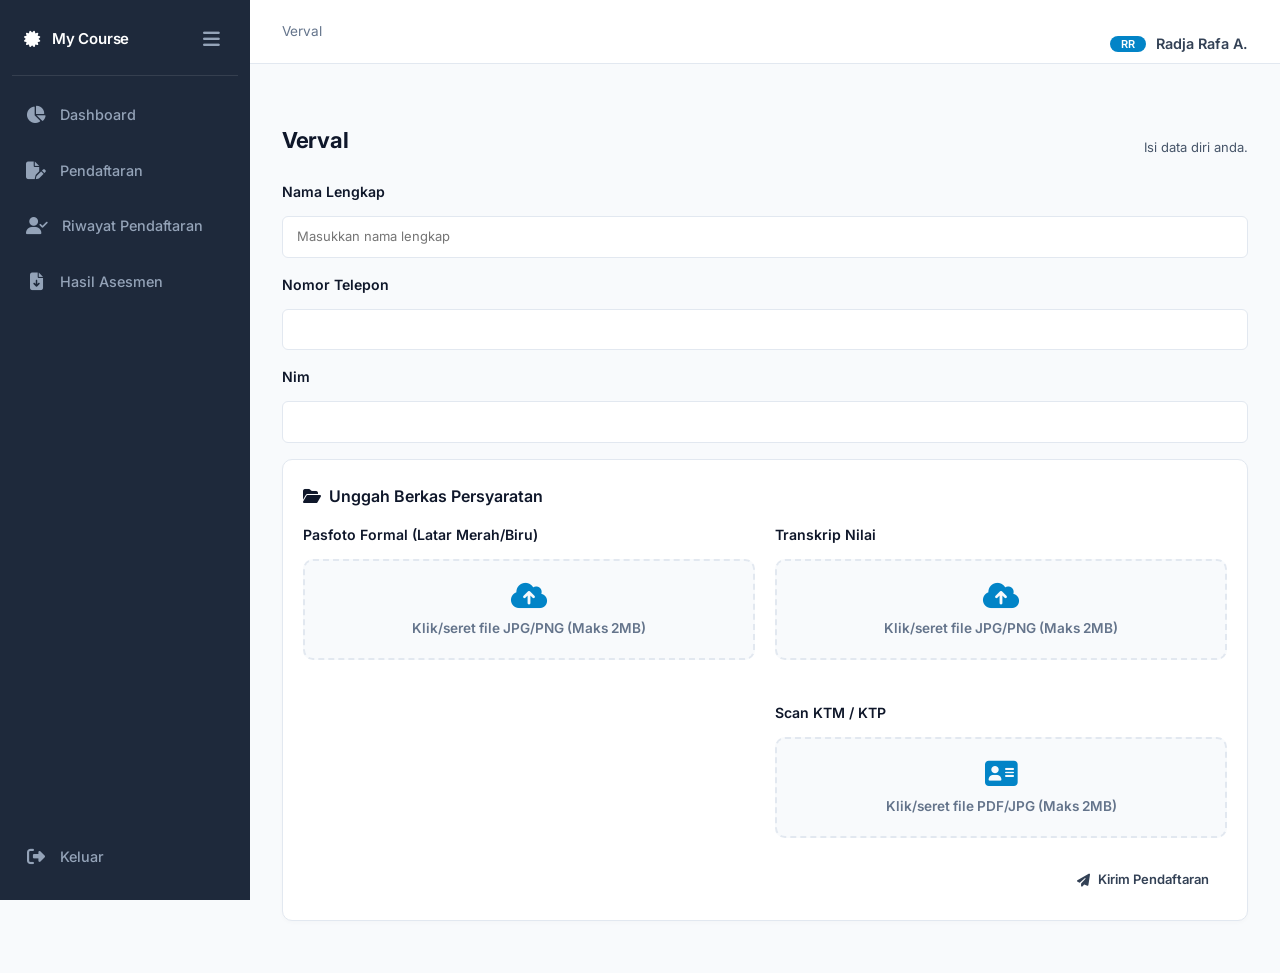
<file: verval.html>
<!DOCTYPE html>
<html lang="id">
<head>
    <meta charset="UTF-8">
    <meta name="viewport" content="width=device-width, initial-scale=1.0">
    <title>Verval - Manajemen Sertikom</title>
    <link href="https://fonts.googleapis.com/css2?family=Inter:wght@300;400;500;600;700&display=swap" rel="stylesheet">
    <link rel="stylesheet" href="https://cdnjs.cloudflare.com/ajax/libs/font-awesome/6.4.0/css/all.min.css">
    <link rel="stylesheet" href="style.css">
    <style>
        
    </style>    
</head>
<body>

    <div id="sidebar-container"></div>

    <div class="main-content">
        <header class="topbar">
            <div><span style="color: #64748b; font-size: 0.85rem;">Verval</span></div>
            <div class="user-profile">
                <div class="user-avatar"  style="height: auto;">RR</div>
                <div class="top-right">
                    <div style="font-weight: 600; font-size: 0.9rem;">Radja Rafa A.</div>

                </div>
            </div>
        </header>

        <div class="container">
            <div class="page-header">
                <h2>Verval </h2>
                <p>Isi data diri anda.</p>
            </div>

            <!-- F007: Alert Peringatan Kuota Habis -->
            <div id="quotaAlert" class="alert-box alert-warning hidden">
                <i class="fa-solid fa-triangle-exclamation fa-lg"></i>
                <span><strong>Peringatan:</strong> Kuota untuk skema yang dipilih telah habis! Pendaftaran tidak dapat dilanjutkan.</span>
            </div>

            <form id="VervalForm">
                    <div class="form-group">
                        <label for="regFullName">Nama Lengkap</label>
                        <div class="input-icon-wrapper">
                            <i class=""></i>
                            <input type="text" id="regFullName" name="fullName" placeholder="Masukkan nama lengkap" required autocomplete="off">
                        </div>
                    </div>

                    <form id="VervalForm">
                    <div class="form-group">
                        <label for="regNoTelp">Nomor Telepon</label>
                        <div class="input-icon-wrapper">
                            <i class=""></i>
                            <input type="number" id="regNoTelp" name="NoTelp placeholder="Masukkan nomor telepon" required autocomplete="off">
                        </div>
                    </div>

                    <form id="VervalForm">
                    <div class="form-group">
                        <label for="regNim">Nim</label>
                        <div class="input-icon-wrapper">
                            <i class=""></i>
                            <input type="number" id="regNim" name="NoNim placeholder="Masukkan Nim required autocomplete="off">
                        </div>
                    </div>

                <!-- F005: Upload Berkas -->
                <div class="card">
                    <h3 class="section-title"><i class="fa-solid fa-folder-open"></i> Unggah Berkas Persyaratan</h3>
                    <div class="form-grid">
                        <div class="form-group">
                            <label>Pasfoto Formal (Latar Merah/Biru)</label>
                            <label class="file-upload-box">
                                <i class="fa-solid fa-cloud-arrow-up" style="font-size: 1.8rem; color:#0284c7; margin-bottom:8px;"></i>
                                <p style="font-size:0.85rem; color:#64748b;">Klik/seret file JPG/PNG (Maks 2MB)</p>
                                <input type="file" id="photoInput" accept="image/*" required>
                            </label>
                        </div>

                        <div class="form-grid">
                        <div class="form-group">
                            <label>Transkrip Nilai</label>
                            <label class="file-upload-box">
                                <i class="fa-solid fa-cloud-arrow-up" style="font-size: 1.8rem; color:#0284c7; margin-bottom:8px;"></i>
                                <p style="font-size:0.85rem; color:#64748b;">Klik/seret file JPG/PNG (Maks 2MB)</p>
                                <input type="file" id="photoInput" accept="image/*" required>
                            </label>
                        </div>
                        
                        <div class="form-group">
                            <label>Scan KTM / KTP</label>
                            <label class="file-upload-box">
                                <i class="fa-solid fa-address-card" style="font-size: 1.8rem; color:#0284c7; margin-bottom:8px;"></i>
                                <p style="font-size:0.85rem; color:#64748b;">Klik/seret file PDF/JPG (Maks 2MB)</p>
                                <input type="file" id="ktmInput" accept=".pdf,image/*" required>
                            </label>
                        </div>
                    </div>
                </div>

                <!-- F008: Auto Close Submit -->
                <div style="display:flex; justify-content:flex-end; gap:12px;">
                    <button type="submit" id="submitBtn" class="btn"><i class="fa-solid fa-paper-plane"></i> Kirim Pendaftaran</button>
                </div>
            </form>
        </div>
    </div>

    <!-- F004: Modal Detail Sertikom -->
    <div id="detailModal" class="modal-overlay hidden">
        <div class="modal-content">
            <h3 id="mTitle" style="color:#0284c7; margin-bottom:12px;">Detail Sertikom</h3>
            <p style="font-size:0.9rem; margin-bottom:8px;"><strong>Deskripsi:</strong> <span id="mDesc">-</span></p>
            <p style="font-size:0.9rem; margin-bottom:8px;"><strong>Jadwal Pelaksanaan:</strong> <span id="mDate">-</span></p>
            <p style="font-size:0.9rem; margin-bottom:8px;"><strong>Persyaratan:</strong> <span id="mReq">-</span></p>
            <p style="font-size:0.9rem; margin-bottom:16px;"><strong>Sisa Kuota:</strong> <span id="mQuota">-</span></p>
            <button type="button" class="btn-primary" onclick="closeDetailModal()">Tutup</button>
        </div>
    </div>

    <script>
        fetch('sidebar.html').then(res => res.text()).then(data => {
            document.getElementById('sidebar-container').innerHTML = data;
            document.getElementById('menu-verval').classList.add('active');
        });

        // F006, F007, F008: Logika Validasi Kuota dan Penutupan Otomatis
        function checkQuotaAndDetail() {
            const select = document.getElementById('schemeSelect');
            const selectedOption = select.options[select.selectedIndex];
            const quota = parseInt(selectedOption.getAttribute('data-quota') || '0');
            const alertBox = document.getElementById('quotaAlert');
            const submitBtn = document.getElementById('submitBtn');

            if (quota <= 0) {
                alertBox.classList.remove('hidden'); // F007: Peringatan
                submitBtn.disabled = true; // F008: Menutup pendaftaran
                submitBtn.style.opacity = '0.5';
                submitBtn.style.cursor = 'not-allowed';
            } else {
                alertBox.classList.add('hidden');
                submitBtn.disabled = false;
                submitBtn.style.opacity = '1';
                submitBtn.style.cursor = 'pointer';
            }
        }

        // F004: Modal Detail Info
        function openDetailModal() {
            const select = document.getElementById('schemeSelect');
            if (!select.value) { 
                alert("Pilih skema sertikom terlebih dahulu!"); 
                return; 
            }
            const opt = select.options[select.selectedIndex];
            
            // Mengambil teks nama skema tanpa teks sisa kuota
            const schemeName = opt.text.split(' (Sisa Kuota:')[0];
            
            document.getElementById('mTitle').innerText = schemeName;
            document.getElementById('mDesc').innerText = opt.getAttribute('data-desc');
            document.getElementById('mDate').innerText = opt.getAttribute('data-date');
            document.getElementById('mReq').innerText = opt.getAttribute('data-req');
            document.getElementById('mQuota').innerText = opt.getAttribute('data-quota') + " Peserta";
            
            document.getElementById('detailModal').classList.remove('hidden');
        }

        function closeDetailModal() {
            document.getElementById('detailModal').classList.add('hidden');
        }

        // F005: Simpan Pendaftaran
        function handleFormSubmit(e) {
            e.preventDefault();
            alert("Pendaftaran berhasil disimpan ke sistem!");
            window.location.href = "dashboard_peserta.html";
        }

        function handleFormSubmit(e) {
        e.preventDefault();
        const select = document.getElementById('schemeSelect');
        const quota = parseInt(select.options[select.selectedIndex].getAttribute('data-quota') || '0');

        if (quota <= 0) {
            alert("Pendaftaran gagal: Kuota skema ini sudah habis.");
            return;
        }

        alert("Pendaftaran berhasil disimpan ke sistem!");
        window.location.href = "dashboard_peserta.html";
    }
    </script>
</body>
</html>
</file>
<file: style.css>
/* ==========================================================================
   1. RESET & VARIABLES
   ========================================================================== */
@import url('https://fonts.googleapis.com/css2?family=Inter:wght@400;500;600;700&display=swap');

*, *::before, *::after {
    box-sizing: border-box;
    margin: 0;
    padding: 0;
}

:root {
    /* Color Palette */
    --bg-main: #f8fafc;
    --bg-surface: #ffffff;
    --bg-subtle: #f1f5f9;
    
    --text-primary: #0f172a;
    --text-secondary: #475569;
    --text-muted: #64748b;
    
    --border-color: #e2e8f0;
    --border-subtle: #f1f5f9;
    
    --brand-primary: #0284c7;
    --brand-hover: #0369a1;
    --brand-light: #e0f2fe;
    
    --sidebar-bg: #0f172a;
    --sidebar-text: #94a3b8;
    --sidebar-hover: #1e293b;
    --sidebar-active: #2563eb;
    
    /* Utility */
    --radius-sm: 6px;
    --radius-md: 10px;
    --radius-lg: 14px;
    --radius-full: 9999px;
    
    --shadow-sm: 0 1px 2px 0 rgba(0, 0, 0, 0.05);
    --shadow-md: 0 4px 6px -1px rgba(0, 0, 0, 0.05), 0 2px 4px -2px rgba(0, 0, 0, 0.05);
    
    --transition: all 0.2s cubic-bezier(0.4, 0, 0.2, 1);
}

/* ==========================================================================
   2. BASE TYPOGRAPHY & ELEMENTS
   ========================================================================== */
body {
    font-family: 'Inter', system-ui, -apple-system, BlinkMacSystemFont, "Segoe UI", Roboto, sans-serif;
    background-color: var(--bg-main);
    color: var(--text-primary);
    font-size: 13px;
    line-height: 1.5;
    -webkit-font-smoothing: antialiased;
}

button, input, select, textarea {
    font: inherit;
    color: inherit;
}

button {
    cursor: pointer;
    border: none;
    background: none;
    font-weight: 600;
    border-radius: var(--radius-sm);
    transition: var(--transition);
}

/* ==========================================================================
   3. LAYOUT STRUCTURE & SIDEBAR
   ========================================================================== */
.app {
    display: flex;
    min-height: 100vh;
}

.main, .main-content {
    margin-left: 250px;
    width: calc(100% - 250px);
    min-height: 100vh;
    display: flex;
    flex-direction: column;
    flex-grow: 1;
    background-color: var(--bg-main);
}

.sidebar {
    width: 250px;
    background-color: var(--sidebar-bg);
    color: var(--sidebar-text);
    padding: 24px 16px;
    position: fixed;
    top: 0;
    bottom: 0;
    left: 0;
    display: flex;
    flex-direction: column;
    justify-content: space-between;
    z-index: 10;
    flex-shrink: 0;
}

.sidebar-top {
    display: flex;
    flex-direction: column;
    gap: 20px;
}

.brand, .logo {
    display: flex;
    align-items: center;
    gap: 12px;
    padding: 0 8px 24px;
    border-bottom: 1px solid rgba(255, 255, 255, 0.08);
}

.logo-box {
    width: 36px;
    height: 36px;
    border-radius: var(--radius-md);
    background-color: var(--brand-primary);
    color: #ffffff;
    display: grid;
    place-items: center;
    font-weight: 700;
    font-size: 13px;
}

.brand span, .logo strong {
    color: #ffffff;
    font-size: 15px;
    font-weight: 600;
    letter-spacing: -0.2px;
}

.logo small {
    display: block;
    color: var(--sidebar-text);
    font-size: 10px;
    margin-top: 1px;
}

.menu-title {
    font-size: 10px;
    text-transform: uppercase;
    letter-spacing: 0.8px;
    color: #64748b;
    font-weight: 600;
    margin: 24px 10px 8px;
}

.menu-list { 
    list-style: none; 
}

.menu-item { 
    margin-bottom: 4px; 
}

.menu, .menu-item a {
    width: 100%;
    display: flex;
    align-items: center;
    gap: 12px;
    padding: 10px 12px;
    color: var(--sidebar-text);
    text-decoration: none;
    border-radius: var(--radius-sm);
    font-size: 13px;
    font-weight: 500;
    transition: var(--transition);
}

.menu span { 
    font-size: 15px; 
}

.menu:hover, .menu-item a:hover {
    background-color: var(--sidebar-hover);
    color: #ffffff;
}

.menu.active, .menu-item.active a {
    background-color: var(--sidebar-active);
    color: #ffffff;
}

.menu-btn {
    width: 100%;
    display: flex;
    align-items: center;
    gap: 10px;
    padding: 10px 12px;
    background: var(--bg-subtle);
    border-radius: var(--radius-sm);
    color: var(--text-primary);
    font-weight: 600;
    text-align: left;
}

.menu-btn:hover {
    background: #e2e8f0;
}

.user-mini, .user-profile {
    margin-top: auto;
    padding-top: 16px;
    border-top: 1px solid rgba(255, 255, 255, 0.08);
    display: flex;
    align-items: center;
    gap: 10px;
}

.user-mini strong { display: block; color: #ffffff; font-size: 12px; }
.user-mini small { color: var(--sidebar-text); font-size: 10px; }

.avatar, .user-avatar {
    width: 36px;
    height: 36px;
    border-radius: var(--radius-full);
    background-color: var(--brand-primary);
    color: #ffffff;
    display: grid;
    place-items: center;
    font-size: 11px;
    font-weight: 600;
    flex-shrink: 0;
}

.avatar.small { 
    width: 28px; 
    height: 28px; 
}

/* ==========================================================================
   4. TOPBAR HEADER
   ========================================================================== */
.topbar {
    height: 64px;
    background-color: var(--bg-surface);
    border-bottom: 1px solid var(--border-color);
    display: flex;
    justify-content: space-between;
    align-items: center;
    padding: 0 32px;
    position: sticky;
    top: 0;
    z-index: 5;
}

.top-label {
    font-size: 10px;
    text-transform: uppercase;
    letter-spacing: 0.8px;
    color: var(--text-muted);
    font-weight: 600;
}

.topbar h2 {
    font-size: 18px;
    font-weight: 600;
    color: var(--text-primary);
}

.top-right {
    display: flex;
    align-items: center;
    gap: 16px;
}

.notification {
    background-color: var(--bg-subtle);
    width: 36px;
    height: 36px;
    border-radius: var(--radius-md);
    color: var(--text-secondary);
    display: grid;
    place-items: center;
    transition: var(--transition);
}

.notification:hover { 
    background-color: var(--border-color); 
}

.top-user { 
    display: flex; 
    align-items: center; 
    gap: 8px; 
    color: var(--text-secondary); 
    font-weight: 600;
}

/* ==========================================================================
   5. PAGES & CARDS
   ========================================================================== */

   .welcome-card { background: linear-gradient(135deg, #0284c7 0%, #0369a1 100%); color: white; padding: 24px; border-radius: 12px; margin-bottom: 24px; }
        .stats-grid { display: grid; grid-template-columns: repeat(auto-fit, minmax(220px, 1fr)); gap: 20px; margin-bottom: 32px; }
        .badge { display: inline-block; padding: 4px 10px; border-radius: 20px; font-size: 0.8rem; font-weight: 600; margin-top: 8px; }
        .badge-success { background-color: #dcfce7; color: #15803d; }
        .stepper { display: flex; justify-content: space-between; background: #fff; padding: 24px; border-radius: 12px; border: 1px solid #e2e8f0; margin-bottom: 32px; }
        .step { flex: 1; text-align: center; position: relative; }
        .step:not(:last-child)::after { content: ''; position: absolute; top: 20px; right: -50%; width: 100%; height: 2px; background-color: #e2e8f0; }
        .step.completed:not(:last-child)::after { background-color: #0284c7; }
        .step-icon { width: 40px; height: 40px; border-radius: 50%; background-color: #f1f5f9; color: #64748b; display: flex; align-items: center; justify-content: center; margin: 0 auto 8px; position: relative; z-index: 2; }
        .step.completed .step-icon { background-color: #0284c7; color: #fff; }
        .step.active .step-icon { background-color: #38bdf8; color: #fff; box-shadow: 0 0 0 4px #e0f2fe; }

.container, .page {
    padding: 32px;
    max-width: 1200px;
    margin: 0 auto;
    width: 100%;
}

/* PASTIKAN HALAMAN AKTIF DAPAT TAMPIL METODE DISPLAY inline-style JS */
.page {
    display: none;
}

.page.active {
    display: block !important;
}

.page-header, .page-head {
    margin-bottom: 24px;
    display: flex;
    justify-content: space-between;
    align-items: flex-end;
    flex-wrap: wrap;
    gap: 16px;
}

.role-label {
    font-size: 0.75rem;
    font-weight: 700;
    letter-spacing: 0.05em;
    color: var(--text-muted);
    text-transform: uppercase;
}

.page-header h2, .page-head h1 {
    font-size: 22px;
    font-weight: 700;
    color: var(--text-primary);
    letter-spacing: -0.3px;
    margin-top: 4px;
}

.page-header p, .page-head p {
    color: var(--text-secondary);
    font-size: 13px;
    margin-top: 4px;
}

.head-actions {
    display: flex;
    gap: 10px;
}

.card, .welcome, .empty {
    background: var(--bg-surface);
    border-radius: var(--radius-lg);
    border: 1px solid var(--border-color);
    padding: 24px;
    box-shadow: var(--shadow-sm);
    margin-bottom: 24px;
    overflow: hidden;
}

.card-head {
    display: flex;
    justify-content: space-between;
    align-items: center;
    gap: 16px;
    padding-bottom: 12px;
    border-bottom: 1px solid var(--border-color);
}

.card-head .label, .label {
    font-size: 10px;
    text-transform: uppercase;
    letter-spacing: 0.8px;
    color: var(--text-muted);
    font-weight: 600;
}

.card h3 {
    font-size: 16px;
    font-weight: 600;
    color: var(--text-primary);
    margin-top: 4px;
}

.welcome {
    display: flex;
    justify-content: space-between;
    align-items: center;
}

.welcome h1 { font-size: 22px; font-weight: 700; color: var(--text-primary); margin-bottom: 4px; }
.welcome p { color: var(--text-secondary); }
.welcome span { font-size: 12px; color: var(--text-muted); }

/* Profile Card */
.profile-card {
    display: flex;
    align-items: center;
    gap: 20px;
    padding: 24px;
}

.profile-avatar {
    width: 64px;
    height: 64px;
    background-color: var(--bg-subtle);
    color: var(--text-secondary);
    font-weight: 700;
    border-radius: 50%;
    display: grid;
    place-items: center;
    font-size: 1.5rem;
}

/* ==========================================================================
   6. STATS & GRIDS
   ========================================================================== */
.stats, .role-stats {
    display: grid;
    grid-template-columns: repeat(auto-fit, minmax(200px, 1fr));
    gap: 16px;
    margin-bottom: 24px;
}

.stat, .role-stat {
    background: var(--bg-surface);
    border: 1px solid var(--border-color);
    border-radius: var(--radius-md);
    padding: 20px;
    display: flex;
    align-items: center;
    gap: 16px;
    box-shadow: var(--shadow-sm);
}

.stat-icon {
    width: 42px;
    height: 42px;
    border-radius: var(--radius-md);
    display: grid;
    place-items: center;
    font-weight: 600;
}

.stat-icon.navy, .stat-icon.blue { background: var(--brand-light); color: var(--brand-primary); }
.stat-icon.gray { background: var(--bg-subtle); color: var(--text-secondary); }
.stat-icon.green { background: #f0fdf4; color: #16a34a; }

.stat span, .role-stat span { display: block; color: var(--text-muted); font-size: 11px; font-weight: 600; }
.stat strong, .role-stat strong { font-size: 22px; font-weight: 700; color: var(--text-primary); }
.role-stat small { font-size: 0.75rem; color: var(--text-muted); }

.grid-two, .role-grid, .admin-grid {
    display: grid;
    grid-template-columns: 1.4fr 1fr;
    gap: 20px;
}

/* ==========================================================================
   7. BUTTONS, INPUTS & FORMS
   ========================================================================== */
.btn, .primary, .btn-primary, .secondary, .btn-secondary {
    display: inline-flex;
    align-items: center;
    justify-content: center;
    gap: 8px;
    padding: 10px 18px;
    border-radius: var(--radius-sm);
    font-size: 13px;
    font-weight: 600;
    transition: var(--transition);
    text-decoration: none;
}

.btn-primary, .primary {
    background-color: var(--brand-primary);
    color: #ffffff;
    border: none;
}
.btn-primary:hover, .primary:hover { 
    background-color: var(--brand-hover); 
    opacity: 0.95;
}

.btn-secondary, .btn-outline, .secondary {
    background-color: var(--bg-surface);
    border: 1px solid var(--border-color);
    color: var(--text-primary);
}
.btn-secondary:hover, .btn-outline:hover, .secondary:hover { 
    background-color: var(--bg-subtle); 
}

.btn-action-approve { background-color: #16a34a; color: #ffffff; padding: 6px 12px; font-size: 0.8rem; }
.btn-action-reject { background-color: #dc2626; color: #ffffff; padding: 6px 12px; font-size: 0.8rem; }
.btn-action-view { background-color: var(--brand-primary); color: #ffffff; padding: 6px 12px; font-size: 0.8rem; }
.btn-action-approve:hover, .btn-action-reject:hover, .btn-action-view:hover { opacity: 0.9; }

.full { width: 100%; }

.search {
    background: var(--bg-surface);
    border: 1px solid var(--border-color);
    padding: 12px;
    border-radius: var(--radius-md);
    display: flex;
    gap: 10px;
    margin-bottom: 20px;
}

.form-grid { display: grid; grid-template-columns: repeat(auto-fit, minmax(280px, 1fr)); gap: 20px; }
.form-group { display: flex; flex-direction: column; gap: 8px; margin-bottom: 16px; }
.form-row { display: grid; grid-template-columns: 1fr 1fr; gap: 12px; margin-bottom: 12px; }

label {
    display: block;
    font-size: 0.88rem;
    font-weight: 600;
    color: var(--text-primary);
    margin-bottom: 6px;
}

input[type="text"], input[type="email"], input[type="number"], select, textarea, .search input {
    width: 100%;
    border: 1px solid var(--border-color);
    border-radius: var(--radius-sm);
    padding: 10px 14px;
    outline: none;
    font-size: 13px;
    background-color: var(--bg-surface);
    transition: var(--transition);
}

input:focus, select:focus, textarea:focus {
    border-color: var(--brand-primary);
    box-shadow: 0 0 0 3px rgba(2, 132, 199, 0.15);
}

textarea { resize: vertical; min-height: 80px; }

.file-upload-box {
    border: 2px dashed var(--border-color);
    padding: 20px;
    border-radius: var(--radius-md);
    text-align: center;
    background-color: var(--bg-main);
    cursor: pointer;
    display: block;
}

.file-upload-box input[type="file"] { display: none; }

/* ==========================================================================
   8. TABLES, BADGES & SCHEDULING COMPONENTS
   ========================================================================== */
.badge, .status {
    font-size: 11px;
    padding: 4px 10px;
    border-radius: var(--radius-full);
    font-weight: 600;
    display: inline-block;
}

.badge, .blue-status { background: var(--brand-light); color: var(--brand-primary); }
.green-status { background: #f0fdf4; color: #16a34a; }

.badge-pending, .count-badge { background-color: #fef3c7; color: #b45309; padding: 4px 10px; border-radius: 12px; font-size: 0.8rem; font-weight: 600; display: inline-block; }
.badge-approved { background-color: #dcfce7; color: #15803d; padding: 4px 10px; border-radius: 12px; font-size: 0.8rem; font-weight: 600; display: inline-block; }
.badge-rejected { background-color: #fee2e2; color: #b91c1c; padding: 4px 10px; border-radius: 12px; font-size: 0.8rem; font-weight: 600; display: inline-block; }

/* Tables */
.simple-table { width: 100%; display: flex; flex-direction: column; overflow-x: auto;text-align:center; }
.simple-row {
    display: grid;
    grid-template-columns: 2fr 2fr 2fr 1.5fr 1.5fr 2fr 2fr ;
    gap: 12px;
    align-items: center;
    padding: 14px 20px;
    border-bottom: 1px solid var(--border-color);
    font-size: 12px;
    color: var(--text-secondary);
}

.simple-row:last-child { border-bottom: none; }
.table-verifikasi .simple-row { grid-template-columns: 2fr 2fr 2fr 1.5fr 1.5fr 2fr 2fr; }
.table-rekap .simple-row { grid-template-columns: 1.5fr 2fr 2fr 1.5fr 1.5fr 2fr; }
.table-input-sertifikasi .simple-row { grid-template-columns: 1.5fr 2fr 2fr 1fr; }
.table-input-jadwal .simple-row { grid-template-columns: 1.5fr 1fr 1.5fr 1fr 1.5fr; }
.table-input-sertifikat .simple-row { grid-template-columns: 1fr 1.5fr; }

.table-title {
    background-color: var(--bg-main);
    font-weight: 600;
    color: var(--text-muted);
    font-size: 11px;
    text-transform: uppercase;
    letter-spacing: 0.05em;
}

.action-group { display: flex;justify-content:center; gap: 6px;}

.done-text {
    color: #16a34a;
    font-weight: 600;
    font-size: 0.85rem;
    display: flex;
    align-items: center;
    gap: 4px;
}

/* Schedule & Mini Person */
.assessor-schedule { display: flex; flex-direction: column; }
.schedule-row {
    display: flex;
    align-items: center;
    gap: 16px;
    padding: 16px 20px;
    border-bottom: 1px solid var(--border-color);
}
.schedule-row:last-child { border-bottom: none; }
.schedule-date {
    background-color: var(--bg-subtle);
    border-radius: 8px;
    padding: 8px 12px;
    text-align: center;
    min-width: 54px;
}
.schedule-date b { display: block; font-size: 1.1rem; line-height: 1; }
.schedule-date small { font-size: 0.7rem; color: var(--text-muted); font-weight: 700; }

.mini-person {
    display: flex;
    align-items: center;
    gap: 12px;
    padding: 12px 20px;
    border-bottom: 1px solid var(--border-color);
}
.mini-person:last-child { border-bottom: none; }
.mini-person small { color: var(--text-muted); font-size: 0.8rem; }

/* Timeline & Progress */
.progress-info { display: flex; justify-content: space-between; color: var(--text-secondary); font-size: 12px; margin: 20px 0 8px; }
.progress { height: 6px; background: var(--bg-subtle); border-radius: var(--radius-full); overflow: hidden; }
.progress div { height: 100%; background: var(--brand-primary); border-radius: var(--radius-full); }

.timeline { margin-top: 20px; display: grid; grid-template-columns: 1fr 1fr; gap: 16px; }
.timeline-item { display: flex; gap: 12px; align-items: center; color: var(--text-muted); }
.timeline-item > span {
    width: 28px; height: 28px; border-radius: var(--radius-full);
    background: var(--bg-subtle); display: grid; place-items: center; font-size: 11px;
}
.timeline-item.done > span { background: var(--brand-light); color: var(--brand-primary); }
.timeline-item.current > span { background: var(--brand-primary); color: #ffffff; }

/* Info List & Logout */
.info-list { margin-top: 10px; font-size: 0.85rem; color: var(--text-secondary); background: var(--bg-subtle); padding: 12px; border-radius: var(--radius-md); }
.info-list p { margin: 4px 0; }

.logout-wrapper { margin-top: 32px; padding: 12px 0; text-align: right; }
.logout-link {
    color: #dc2626;
    text-decoration: none;
    font-weight: 600;
    font-size: 0.9rem;
    display: inline-flex;
    align-items: center;
    gap: 8px;
}
.logout-link:hover { text-decoration: underline; }

/* ==========================================================================
   9. MODALS & ALERTS
   ========================================================================== */
.modal-panel, .modal-overlay {
    display: none;
    position: fixed;
    inset: 0;
    width: 100vw;
    height: 100vh;
    background: rgba(15, 23, 42, 0.4);
    backdrop-filter: blur(4px);
    z-index: 1000;
    align-items: center;
    justify-content: center;
    padding: 20px;
}

/* RESET & BASE STYLES */
* {
    margin: 0;
    padding: 0;
    box-sizing: border-box;
    font-family: 'Inter', sans-serif;
}

body {
    background-color: #f8fafc;
    color: #334155;
    display: flex;
}

/* MAIN CONTENT CONTAINER */
.main-content {
    flex: 1;
    margin-left: 260px; /* Sesuaikan dengan lebar sidebar asli */
    min-height: 100vh;
    transition: margin-left 0.3s ease; /* Transisi halus saat sidebar toggle */
    width: calc(100% - 260px);
}

/* KETIKA SIDEBAR DITUTUP (COLLAPSED) */
body.sidebar-collapsed .main-content {
    margin-left: 80px; /* Sesuaikan dengan lebar sidebar versi ciptaan/kuncian */
    width: calc(100% - 80px);
}

/* TOPBAR STYLES */
.topbar {
    display: flex;
    justify-content: space-between;
    align-items: center;
    padding: 16px 32px;
    background-color: #ffffff;
    border-bottom: 1px solid #e2e8f0;
    position: sticky;
    top: 0;
    z-index: 99;
    width: 100%;
    box-sizing: border-box;
}

/* BAGIAN KIRI TOPBAR */
.topbar > div:first-child {
    flex-grow: 1;
}

.top-label {
    font-size: 0.75rem;
    font-weight: 600;
    color: #64748b;
    letter-spacing: 0.5px;
    text-transform: uppercase;
}

.topbar h2 {
    font-size: 1.25rem;
    font-weight: 700;
    color: #0f172a;
    margin-top: 2px;
}

/* BAGIAN KANAN TOPBAR (DIBUAT TETAP/TIDAK BERGERAK TERDISTORSI) */
.top-right {
    display: flex;
    align-items: center;
    gap: 16px;
    flex-shrink: 0; /* Mencegah bagian kanan menciut/mendorong tidak teratur */
}

.top-user {
    display: flex;
    align-items: center;
    gap: 10px;
    font-weight: 600;
    color: #1e293b;
    font-size: 0.9rem;
}

.avatar.small {
    width: 36px;
    height: 36px;
    background-color: #2563eb;
    color: #ffffff;
    border-radius: 50%;
    display: flex;
    align-items: center;
    justify-content: center;
    font-size: 0.85rem;
    font-weight: 700;
}

/* CONTAINER & CONTENT STYLES */
.container {
    padding: 32px;
}

.welcome-card {
    background: linear-gradient(135deg, #1e3a8a 0%, #2563eb 100%);
    color: #ffffff;
    padding: 24px 30px;
    border-radius: 12px;
    margin-bottom: 24px;
    box-shadow: 0 4px 12px rgba(37, 99, 235, 0.15);
}

.stats-grid {
    display: grid;
    grid-template-columns: repeat(auto-fit, minmax(220px, 1fr));
    gap: 20px;
    margin-bottom: 30px;
}

.card {
    background-color: #ffffff;
    padding: 20px;
    border-radius: 10px;
    border: 1px solid #e2e8f0;
    box-shadow: 0 2px 4px rgba(0,0,0,0.02);
}

.badge {
    display: inline-block;
    padding: 4px 8px;
    border-radius: 4px;
    font-size: 0.75rem;
    font-weight: 600;
    margin-top: 8px;
}

.badge-success {
    background-color: #dcfce7;
    color: #166534;
}

.section-title {
    font-size: 1.1rem;
    font-weight: 700;
    color: #1e293b;
    margin-bottom: 16px;
    display: flex;
    align-items: center;
    gap: 8px;
}

/* STEPPER ALUR */
.stepper {
    display: flex;
    justify-content: space-between;
    background: #ffffff;
    padding: 20px;
    border-radius: 10px;
    border: 1px solid #e2e8f0;
    margin-bottom: 30px;
}

.step {
    display: flex;
    flex-direction: column;
    align-items: center;
    gap: 8px;
    color: #94a3b8;
    font-weight: 500;
}

.step.active {
    color: #2563eb;
    font-weight: 600;
}

.step.completed {
    color: #059669;
}

.step-icon {
    width: 36px;
    height: 36px;
    border-radius: 50%;
    background: #f1f5f9;
    display: flex;
    align-items: center;
    justify-content: center;
}

.step.active .step-icon {
    background: #eff6ff;
    color: #2563eb;
}

.step.completed .step-icon {
    background: #dcfce7;
    color: #059669;
}

.modal-panel.show, .modal-panel.active { display: flex; }

.modal-card, .modal-content {
    width: min(500px, 100%);
    background: var(--bg-surface);
    border-radius: var(--radius-lg);
    padding: 28px;
    box-shadow: var(--shadow-md);
}

.modal-head {
    display: flex;
    justify-content: space-between;
    align-items: flex-start;
    margin-bottom: 20px;
}

.modal-head h2 { margin: 4px 0 0 0; font-size: 1.25rem; }

.close-btn {
    background: none;
    border: none;
    font-size: 1.5rem;
    color: var(--text-muted);
    line-height: 1;
}

.alert-box { padding: 12px 16px; border-radius: 8px; margin-bottom: 20px; font-size: 0.9rem; display: flex; align-items: center; gap: 10px; }
.alert-warning { background-color: #fef3c7; color: #92400e; border: 1px solid #fde68a; }
.hidden { display: none !important; }

/* ==========================================================================
   10. RESPONSIVE DESIGN
   ========================================================================== */
@media (max-width: 900px) {
    .sidebar { width: 200px; }
    .main, .main-content { margin-left: 200px; width: calc(100% - 200px); }
    .stats, .role-stats, .grid-two, .role-grid, .admin-grid { grid-template-columns: 1fr; }
    .container, .page { padding: 20px; }
    .topbar { padding: 0 20px; }
}

@media (max-width: 650px) {
    .sidebar { display: none; }
    .main, .main-content { margin-left: 0; width: 100%; }
    .welcome { flex-direction: column; align-items: flex-start; gap: 16px; }
}

/* Styling Tombol Aksi Tabel (Input Nilai & Lihat Nilai) */
.table-btn.btn-action {
    background-color: #e0f2fe;     
    color: #0284c7;                
    border: none;
    padding: 6px 16px;
    border-radius: 20px;           
    font-weight: 600;
    font-size: 0.85rem;
    cursor: pointer;
    transition: all 0.2s ease-in-out; 
}


.table-btn.btn-action:hover {
    background-color: #0284c7;     
    color: #ffffff;                
    transform: translateY(-1px);   
    box-shadow: 0 4px 6px -1px rgba(2, 132, 199, 0.2);
}

/* Efek saat tombol diklik */
.table-btn.btn-action:active {
    transform: translateY(0);
}

/* Varian gaya opsional untuk tombol "Lihat Nilai" */
.table-btn.btn-action.btn-outline {
    background-color: #f1f5f9;
    color: #475569;
}

.table-btn.btn-action.btn-outline:hover {
    background-color: #64748b;
    color: #ffffff;
    box-shadow: 0 4px 6px -1px rgba(100, 116, 139, 0.2);
}

/* 1. Atur layout app agar main mengisi seluruh layar tanpa sidebar */
.app {
    display: block; 
    width: 100%;
}

.main {
    margin-left: 0; 
    width: 100%;
    padding: 24px 40px; 
}

/* 2. Styling Tombol Keluar di Topbar Kanan */
.top-right {
    display: flex;
    align-items: center;
    gap: 16px;
}

.btn-logout {
    display: flex;
    align-items: center;
    gap: 8px;
    padding: 8px 16px;
    background-color: #fef2f2;
    color: #dc2626;
    border-radius: 8px;
    text-decoration: none;
    font-weight: 600;
    font-size: 0.9rem;
    transition: all 0.2s ease;
}

.btn-logout:hover {
    background-color: #dc2626;
    color: #ffffff;
}

/* FIX LAYOUT FULL WIDTH */
body {
    margin: 0;
    padding: 0;
    background-color: #f8fafc; 
}

.app {
    display: block !important;
    width: 100% !important;
    max-width: 100% !important;
}

.main {
    margin-left: 0 !important;
    padding: 20px 40px !important;
    width: 100% !important;
    box-sizing: border-box;
}

/* FIX TOPBAR KIRI & KANAN */
.topbar {
    display: flex !important;
    justify-content: space-between !important;
    align-items: center !important;
    width: 100% !important;
    margin-bottom: 24px !important;
}

.top-right {
    display: flex !important;
    align-items: center !important;
    gap: 16px !important;
}

/* FIX KARTU SUPAYA RAPI DAN MELEBAR */
.card, .role-card, .assessor-table-card {
    width: 100% !important;
    box-sizing: border-box;
    margin-bottom: 20px !important;
}

/* Badge Status Kompeten & Belum Kompeten */
.status-badge {
    display: inline-block;
    padding: 4px 12px;
    border-radius: 12px;
    font-size: 0.85rem;
    font-weight: 600;
    width: fit-content;
}

.status-badge.kompeten {
    background-color: #dcfce7;
    color: #166534;
}

.status-badge.belum-kompeten {
    background-color: #fee2e2;
    color: #991b1b;
}

/* Modal View Score Styling */
.detail-box {
    display: flex;
    gap: 16px;
    margin-bottom: 16px;
}

.detail-item {
    flex: 1;
    background-color: #f8fafc;
    padding: 12px;
    border-radius: 8px;
    border: 1px solid #e2e8f0;
    text-align: center;
}

.detail-item small {
    display: block;
    color: #64748b;
    font-size: 0.8rem;
    margin-bottom: 4px;
}

.detail-item strong {
    font-size: 1.25rem;
    color: #0f172a;
}

.detail-field label {
    display: block;
    font-size: 0.85rem;
    color: #64748b;
    margin-bottom: 6px;
    font-weight: 600;
}

.note-box {
    background-color: #f8fafc;
    border: 1px solid #e2e8f0;
    padding: 10px 12px;
    border-radius: 8px;
    margin: 0;
    color: #334155;
    font-size: 0.9rem;
}

/* STYLING TOMBOL ACTION & OUTLINE */
.table-btn.btn-action {
    background-color: #0284c7;
    color: #ffffff;
    border: none;
    padding: 6px 14px;
    border-radius: 6px;
    cursor: pointer;
    font-weight: 500;
    transition: all 0.2s ease;
}

.table-btn.btn-action:hover {
    background-color: #0369a1;
}

/* Tombol Lihat Nilai (Outline Biru Soft) */
.table-btn.btn-action.btn-outline {
    background-color: #e0f2fe;
    color: #0369a1;
    border: 1px solid #bae6fd;
}

.table-btn.btn-action.btn-outline:hover {
    background-color: #bae6fd;
}

/* STYLING BADGE STATUS */
.status-badge {
    display: inline-block;
    padding: 4px 12px;
    border-radius: 12px;
    font-size: 0.85rem;
    font-weight: 600;
    width: fit-content;
}

.status-badge.kompeten {
    background-color: #dcfce7;
    color: #166534;
}

.status-badge.belum-kompeten {
    background-color: #fee2e2;
    color: #991b1b;
}

/* STYLING POP-UP MODAL DETAIL NILAI */
.modal-panel {
    position: fixed;
    top: 0;
    left: 0;
    width: 100vw;
    height: 100vh;
    background-color: rgba(15, 23, 42, 0.5);
    display: flex;
    align-items: center;
    justify-content: center;
    opacity: 0;
    visibility: hidden;
    transition: all 0.3s ease;
    z-index: 999;
}

.modal-panel.active {
    opacity: 1;
    visibility: visible;
}

.modal-card {
    background: #ffffff;
    padding: 24px;
    border-radius: 12px;
    width: 100%;
    max-width: 450px;
    box-shadow: 0 10px 25px rgba(0,0,0,0.1);
}

.modal-head {
    display: flex;
    justify-content: space-between;
    align-items: center;
    margin-bottom: 20px;
}

.close-btn {
    background: none;
    border: none;
    font-size: 1.5rem;
    cursor: pointer;
    color: #64748b;
}

.detail-box {
    display: flex;
    gap: 16px;
    margin-bottom: 16px;
}

.detail-item {
    flex: 1;
    background-color: #f8fafc;
    padding: 12px;
    border-radius: 8px;
    border: 1px solid #e2e8f0;
    text-align: center;
}

.detail-item small {
    display: block;
    color: #64748b;
    font-size: 0.8rem;
    margin-bottom: 4px;
}

.detail-item strong {
    font-size: 1.25rem;
    color: #0f172a;
}

.detail-field label {
    display: block;
    font-size: 0.85rem;
    color: #64748b;
    margin-bottom: 6px;
    font-weight: 600;
}

.note-box {
    background-color: #f8fafc;
    border: 1px solid #e2e8f0;
    padding: 10px 12px;
    border-radius: 8px;
    margin: 0;
    color: #334155;
    font-size: 0.9rem;
}

/* FIX MODAL DISPLAY & Z-INDEX */
.modal-panel {
    position: fixed !important;
    top: 0 !important;
    left: 0 !important;
    width: 100vw !important;
    height: 100vh !important;
    background: rgba(15, 23, 42, 0.6) !important;
    display: flex !important;
    align-items: center !important;
    justify-content: center !important;
    opacity: 0 !important;
    pointer-events: none !important;
    transition: opacity 0.2s ease !important;
    z-index: 9999 !important;
}

.modal-panel.active {
    opacity: 1 !important;
    pointer-events: auto !important;
}

/* TOMBOL LIHAT NILAI */
.table-btn.btn-outline {
    background-color: #e0f2fe !important;
    color: #0369a1 !important;
    border: 1px solid #bae6fd !important;
    cursor: pointer !important;
}

.table-btn.btn-outline:hover {
    background-color: #bae6fd !important;
}
</file>
